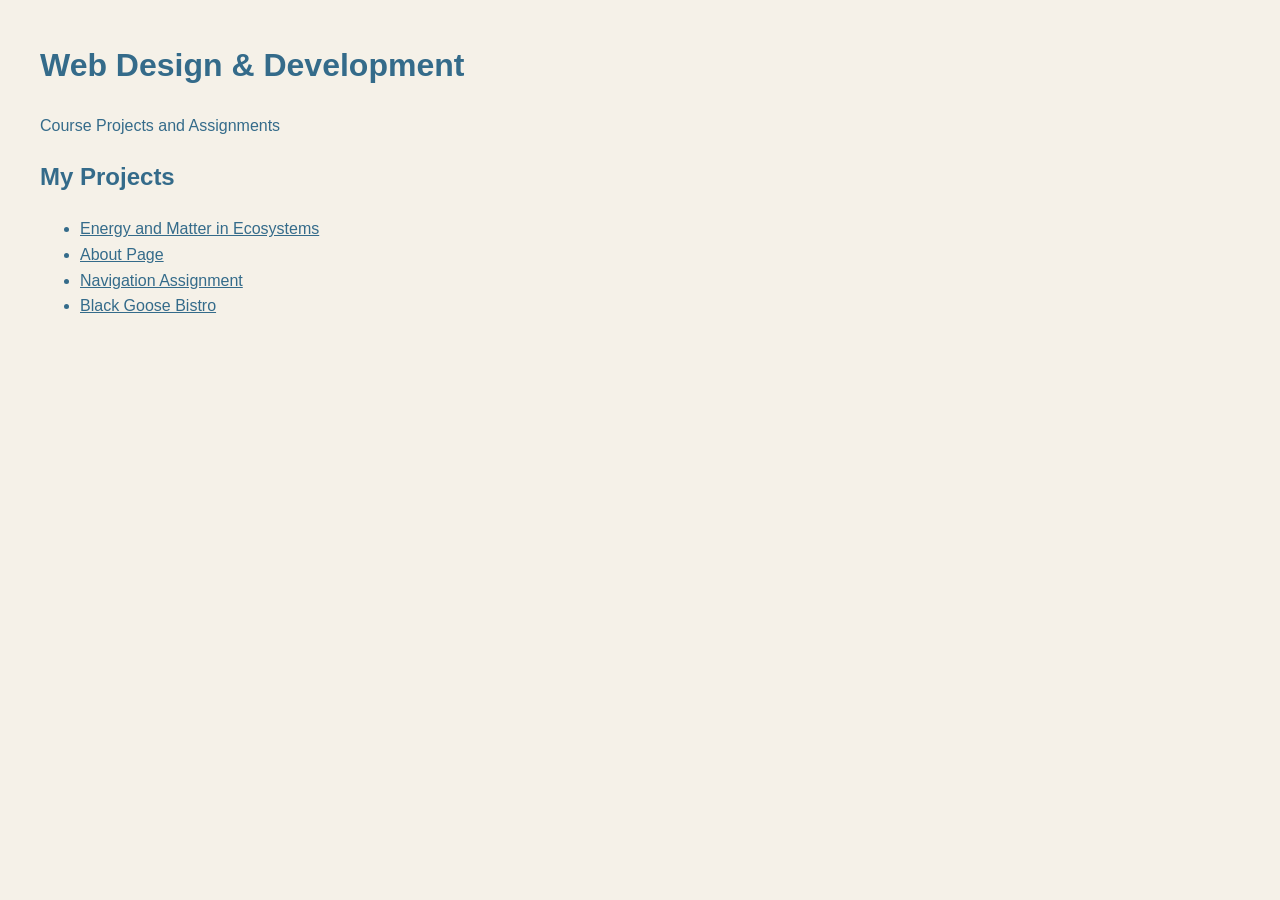
<file: index.html>
<!DOCTYPE html>
<html lang="en">
<head>
    <meta charset="UTF-8">
    <meta name="viewport" content="width=device-width, initial-scale=1.0">
    <title>Web Design & Development Projects</title>
    <style>
        body {
            font-family: Verdana, sans-serif;
            background-color: #F5F1E8;
            color: #346B8A;
            margin: 40px;
            line-height: 1.6;
        }

        h1 {
            font-size: 32px;
        }

        a {
            color: #346B8A;
        }

        a:hover {
            background-color: #FFCA8C;
        }
    </style>
</head>
<body>
    <header>
        <h1>Web Design & Development</h1>
        <p>Course Projects and Assignments</p>
    </header>

    <main>
        <h2>My Projects</h2>

        <ul>
            <li>
                <a href="webdevelopment/ecosystems-website/index.html">
                    Energy and Matter in Ecosystems
                </a>
            </li>
            <li>
                <a href="webdevelopment/ecosystems-website/about.html">
                    About Page
                </a>
            </li>
            <li>
                <a href="webdevelopment/practice-files/voigttemplate.html">
                    Navigation Assignment
                </a>
            </li>
            <li>
                <a href="webdevelopment/bistro/index.html">
                    Black Goose Bistro
                </a>
            </li>
        </ul>
    </main>
</body>
</html>
</file>
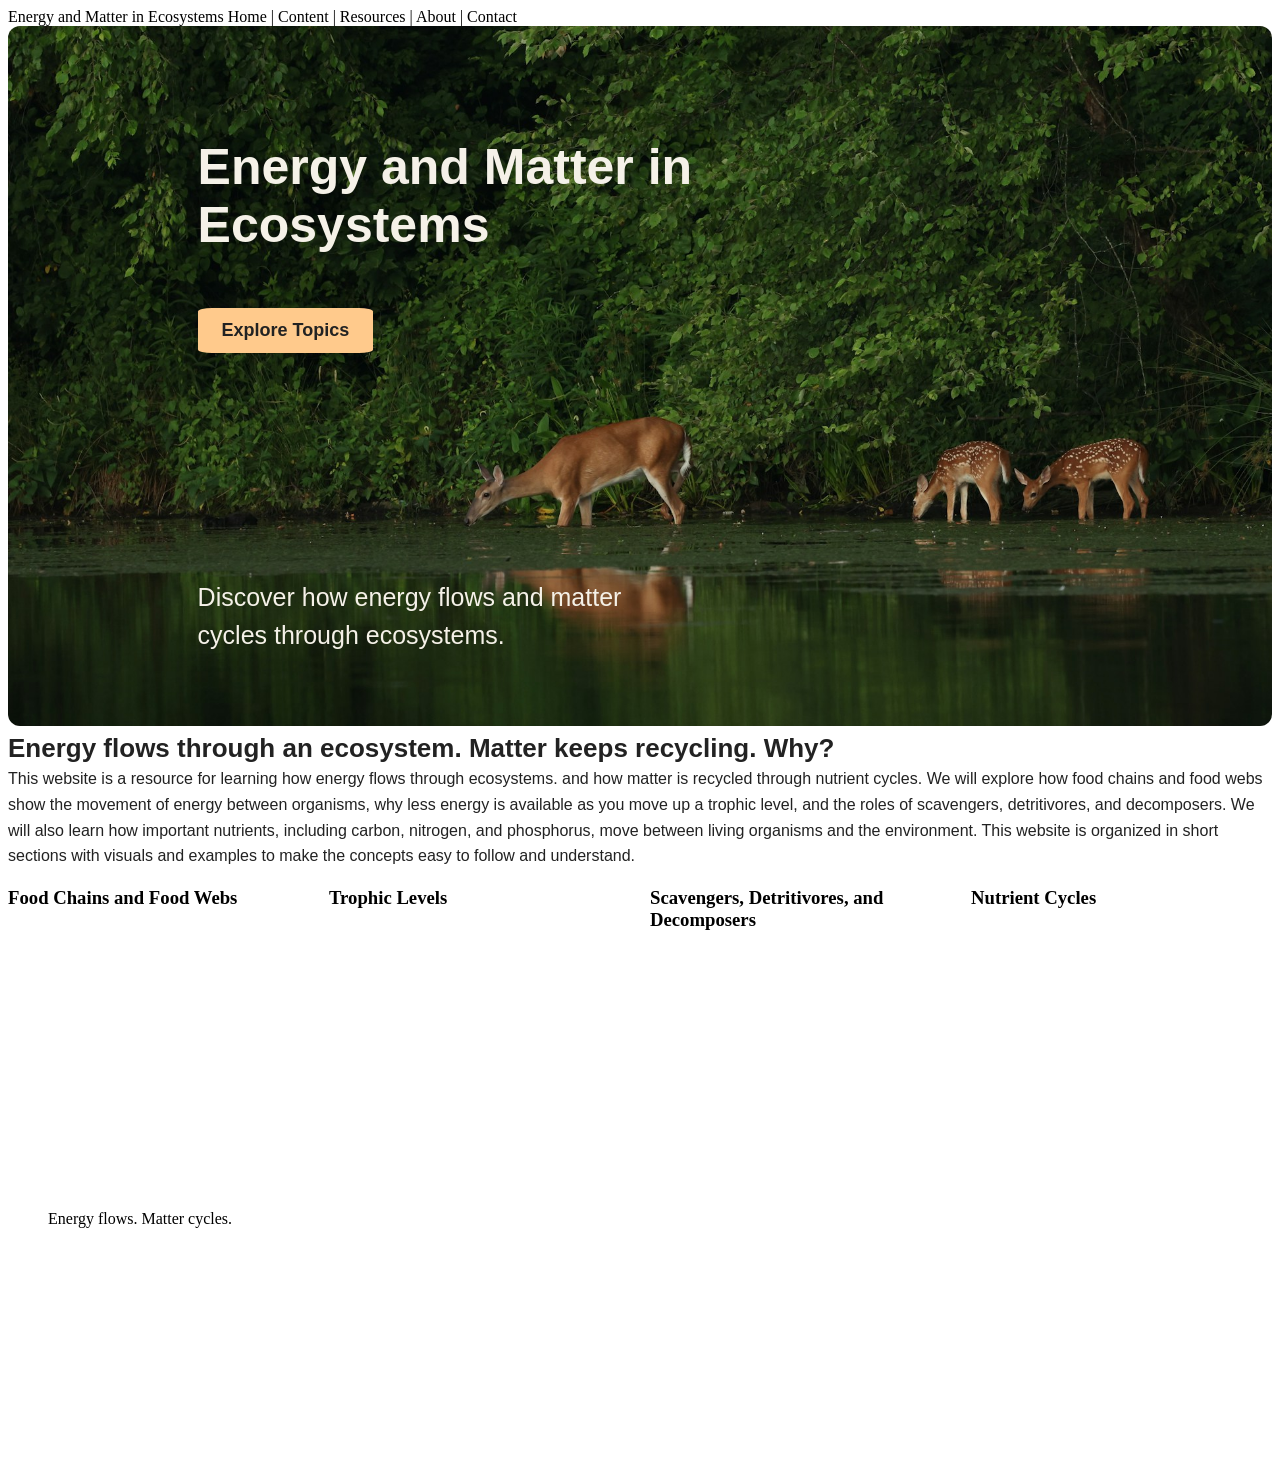
<file: webdevelopment/index.html>
<!DOCTYPE html>

<html lang="en">
<!--
    Name:Danelia Voigt
    Date: September 10, 2026
    Course: Introduction to Web Design and Development 
    Description: Reusable HTML Template
    -->

<head>
    <!--Sets the character encoding -->

    <meta charset="UTF-8">

    <!--Sets the viewport to ensure proper scaling on different devices -->

    <meta name="viewport" content="width=device-width, initial-scale=1.0">

    <!--Sets the title of the webpage browser tab -->

    <title>Energy and Matter in Ecosystems</title>

    <!--Links to an external CSS stylesheet for styling the webpage -->

    <link rel="stylesheet" href="style.css">
</head>

<body>
    <!--section that contains logo and navigation -->
    <header>
        <!--Logo and Navigation will go here -->
        Energy and Matter in Ecosystems
        Home | Content | Resources | About | Contact
    </header>
    <section class="hero">

        <h1 class="hero-title">Energy and Matter in Ecosystems</h1>
        <p class="hero-description">
            Discover how energy flows and matter cycles through ecosystems.
        </p>

        <a class="hero-button" href="#topics"> Explore Topics</a>


        <img class="hero-image" src="images/ecosystem-hero.jpg" alt="Deer drinking water in a forest ecosystem">

    </section>

    <section class="introduction">



        <!--section that contains: heading  -->

        <h2>Energy flows through an ecosystem. Matter keeps recycling. Why?</h2>

        <p>This website is a resource for learning how energy flows through ecosystems.
            and how matter is recycled through nutrient cycles. We will explore how food
            chains and food webs show the movement of energy between organisms, why
            less energy is available as you move up a trophic level, and the roles of
            scavengers, detritivores, and decomposers. We will also learn how important
            nutrients, including carbon, nitrogen, and phosphorus, move between living organisms and the
            environment.
            This
            website is organized in short sections with visuals and examples to make the concepts easy to follow and
            understand.
        </p>



    </section>



    <section id="topics">
        <div class="topic-card">
            <h3>Food Chains and Food Webs</h3>
        </div>
        <div class="topic-card">
            <h3>Trophic Levels</h3>
        </div>
        <div class="topic-card">
            <h3>Scavengers, Detritivores, and Decomposers</h3>
        </div>
        <div class="topic-card">
            <h3>Nutrient Cycles</h3>
        </div>
        <blockquote>Energy flows. Matter cycles.</blockquote>

    </section>



    <!--Footer contains my name and current date --
    <footer>
        <p>Danelia Voigt, September 20, 2026</p>
    </footer>

</body>

</html>
</file>
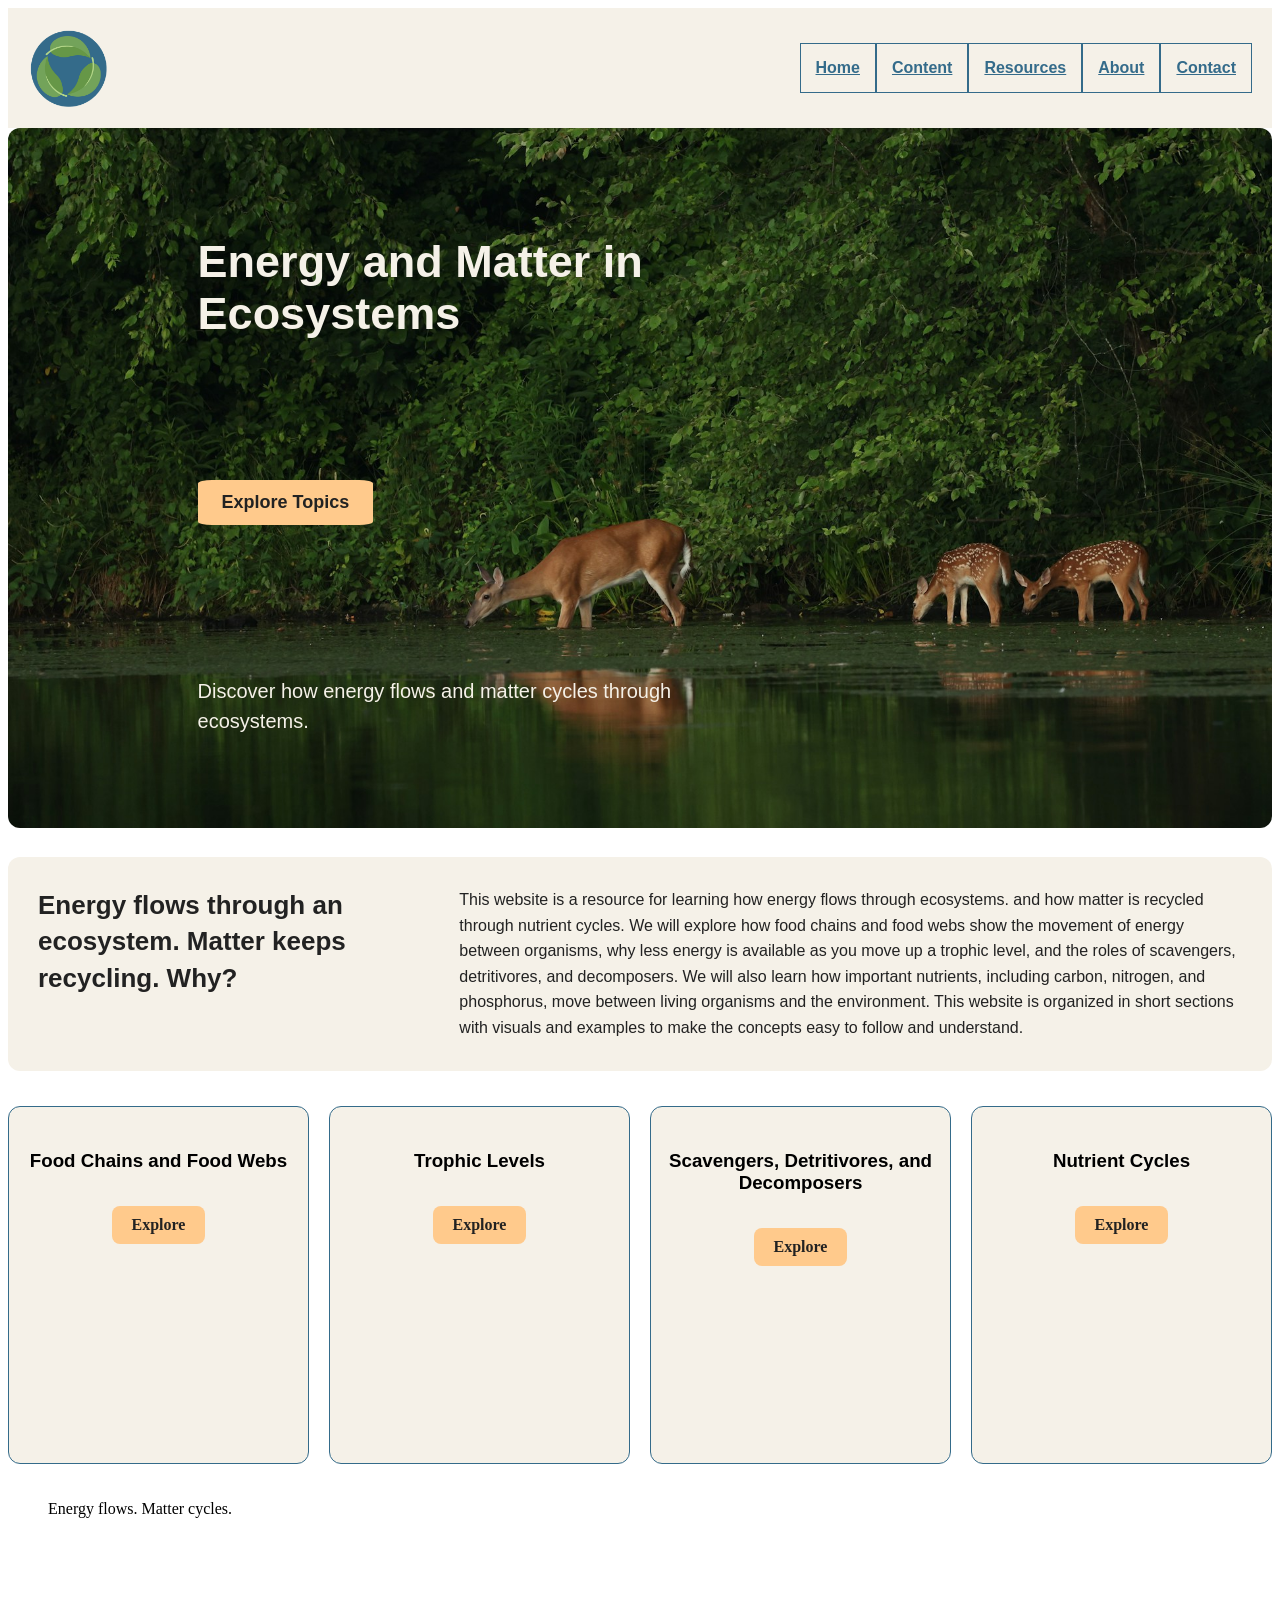
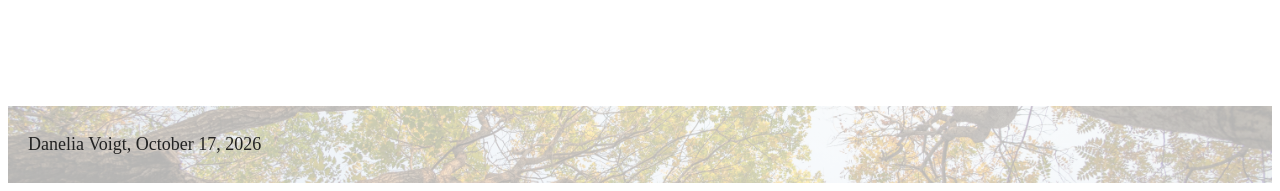
<file: webdevelopment/ecosystems-website/index.html>
<!DOCTYPE html>

<html lang="en">
<!--
    Name:Danelia Voigt
    File: index.html
    Date: November 14, 2026
    Course: Introduction to Web Design and Development
    Homepage for Energy and Matter in Ecosystems website. Includes a hero section, introduction, and links to the main topics.

    -->

<head>
    <!--Sets the character encoding -->

    <meta charset="UTF-8">

    <!--Sets the viewport to ensure proper scaling on different devices -->

    <meta name="viewport" content="width=device-width, initial-scale=1.0">

    <!--Sets the title of the webpage browser tab -->

    <title>Energy and Matter in Ecosystems</title>

    <!--Links to an external CSS stylesheet for styling the webpage -->

    <link rel="stylesheet" href="style.css">
    <link rel="stylesheet" href="nav.css">
</head>

<body>
    <!--section that contains logo and navigation -->
    <header>


        <!--Logo and Navigation will go here -->
        <img src="images/ecosystem-logo.png" alt="Energy and Matter in Ecosystems logo">

        <!--- moible hamburger menu -->
        <input type="checkbox" id="menu-toggle" class="menu-toggle" aria-label="Open navigation menu">

        <label for="menu-toggle" class="hamburger">
            &#9776;
        </label>

        <nav>
            <ul>
                <li><a href="index.html">Home</a></li>
                <li>
                    <a href="project.html">Content</a>
                    <ul>
                        <li><a href="project.html#food-webs">Food Chains and Webs</a></li>
                        <li><a href="project.html#energy-pyramids">Energy Pyramids</a></li>
                        <li><a href="project.html#decomposers">Decomposers</a></li>
                        <li><a href="project.html#nutrient-cycles">Nutrient Cycles</a></li>
                    </ul>
                </li>
                <li><a href="resources.html">Resources</a></li>
                <li><a href="about.html">About</a></li>
                <li><a href="contact.html">Contact</a></li>
            </ul>
        </nav>
    </header>
    <main>
        <section class="hero">

            <h1 class="hero-title">Energy and Matter in Ecosystems</h1>
            <p class="hero-description">
                Discover how energy flows and matter cycles through ecosystems.
            </p>

            <a class="hero-button" href="#topics"> Explore Topics</a>


            <img class="hero-image" src="images/ecosystem-hero.jpg" alt="Deer drinking water in a forest ecosystem">

        </section>


        <section class="introduction">



            <!--section that contains: heading  -->

            <h2>Energy flows through an ecosystem. Matter keeps recycling. Why?</h2>

            <p>This website is a resource for learning how energy flows through ecosystems.
                and how matter is recycled through nutrient cycles. We will explore how food
                chains and food webs show the movement of energy between organisms, why
                less energy is available as you move up a trophic level, and the roles of
                scavengers, detritivores, and decomposers. We will also learn how important
                nutrients, including carbon, nitrogen, and phosphorus, move between living organisms and the
                environment.
                This
                website is organized in short sections with visuals and examples to make the concepts easy to follow and
                understand.
            </p>



        </section>



        <section id="topics">
            <div class="topic-card">
                <h3>Food Chains and Food Webs</h3>
                <a href="project.html#food-webs">Explore</a>
            </div>
            <div class="topic-card">
                <h3>Trophic Levels</h3>
                <a href="project.html#energy-pyramids">Explore</a>
            </div>
            <div class="topic-card">
                <h3>Scavengers, Detritivores, and Decomposers</h3>
                <a href="project.html#decomposers">Explore</a>
            </div>
            <div class="topic-card">
                <h3>Nutrient Cycles</h3>
                <a href="project.html#nutrient-cycles">Explore</a>
            </div>
            <blockquote>Energy flows. Matter cycles.</blockquote>

        </section>

    </main>

    <!--Footer contains my name and current date -->
    <footer>
        <p>Danelia Voigt, October 17, 2026</p>
    </footer>
</body>

</html>
</file>
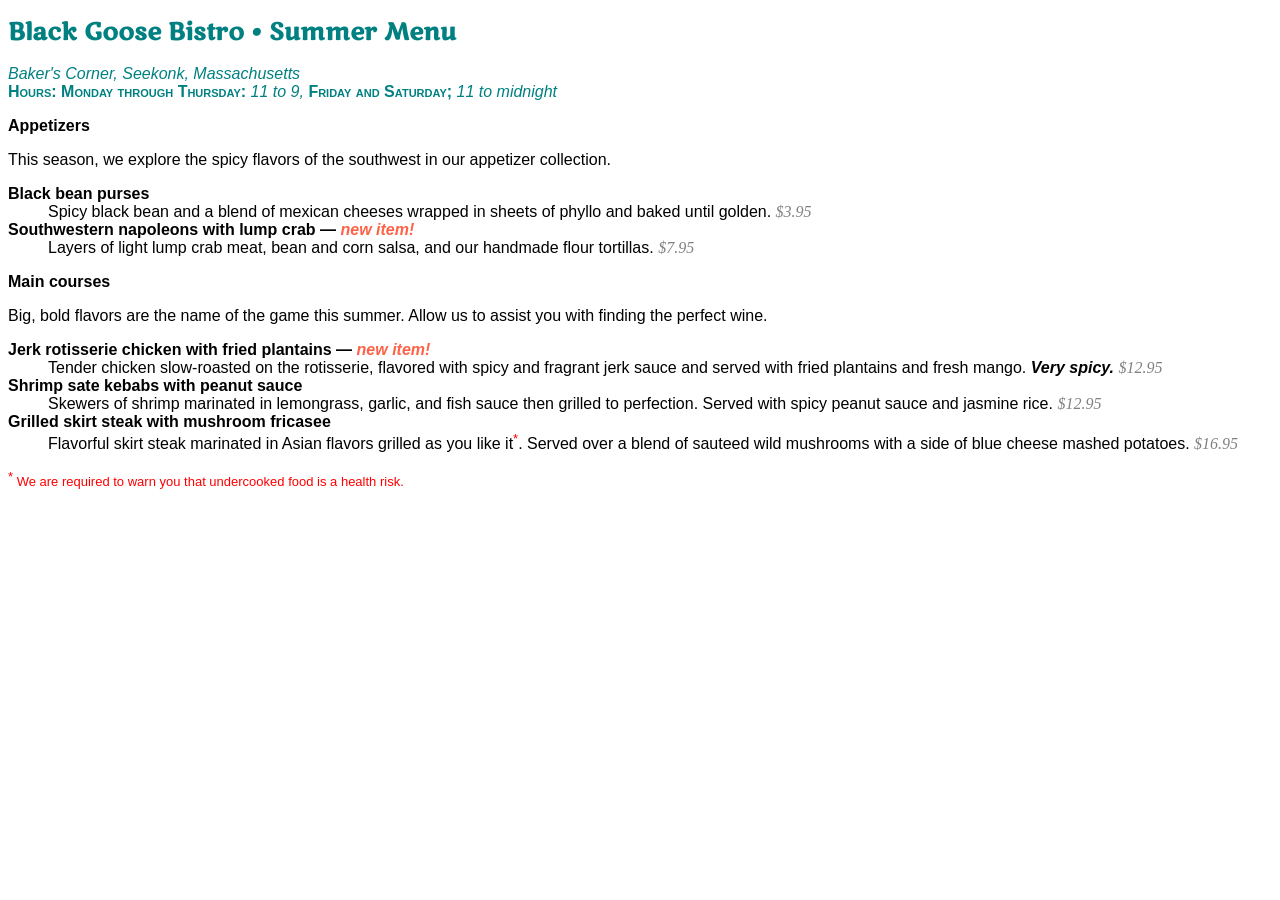
<file: webdevelopment/menu.html>
<!DOCTYPE html>
<html>

<head>
    <meta charset="utf-8">
    <title>Black Goose Bistro Summer Menu</title>
    <link href="http://fonts.googleapis.com/css?family=Marko+One" rel="stylesheet">
    <style>
        body {
            font-family: Verdana, sans-serif;
            font-size: 100%;
        }

        h1 {
            font-family: 'Marko One', Georgia, serif;
            font-size: 1.5em;

        }

        h2 {
            font-size: 1em;

        }

        dt {
            font-weight: bold;
        }

        strong {
            font-style: italic;

        }

        dt strong {
            color: tomato;
        }

        #info {
            color: teal;

        }

        #info p {
            font-style: italic;
        }

        .price {
            font-family: Georgia, serif;
            font-style: italic;
            color: gray;

        }

        .label {
            font-weight: bold;
            font-variant: small-caps;
            font-style: normal;

        }

        p.warning,
        sup {
            font-size: small;
            color: red;

        }
    </style>

</head>

<body>

    <div id="info">
        <h1>Black Goose Bistro &bull; Summer Menu</h1>

        <p>Baker's Corner, Seekonk, Massachusetts<br>
            <span class="label">Hours: Monday through Thursday:</span> 11 to 9, <span class="label">Friday and
                Saturday;</span> 11 to midnight
        </p>
    </div>

    <div id="appetizers">
        <h2>Appetizers</h2>
        <p>This season, we explore the spicy flavors of the southwest in our appetizer collection.</p>

        <dl>
            <dt>Black bean purses</dt>
            <dd>Spicy black bean and a blend of mexican cheeses wrapped in sheets of phyllo and baked until golden.
                <span class="price">$3.95</span>
            </dd>

            <dt class="newitem">Southwestern napoleons with lump crab &mdash; <strong>new item!</strong></dt>
            <dd>Layers of light lump crab meat, bean and corn salsa, and our handmade flour tortillas. <span
                    class="price">$7.95</span></dd>
        </dl>
    </div>

    <div id="entrees">

        <h2>Main courses</h2>
        <p>Big, bold flavors are the name of the game this summer. Allow us to assist you with finding the perfect wine.
        </p>


        <dl>

            <dt class="newitem">Jerk rotisserie chicken with fried plantains &mdash; <strong>new item!</strong></dt>
            <dd>Tender chicken slow-roasted on the rotisserie, flavored with spicy and fragrant jerk sauce and served
                with fried plantains and fresh mango. <strong>Very spicy.</strong> <span class="price">$12.95</span>
            </dd>

            <dt>Shrimp sate kebabs with peanut sauce</dt>
            <dd>Skewers of shrimp marinated in lemongrass, garlic, and fish sauce then grilled to perfection. Served
                with spicy peanut sauce and jasmine rice. <span class="price">$12.95</span></dd>

            <dt>Grilled skirt steak with mushroom fricasee</dt>
            <dd>Flavorful skirt steak marinated in Asian flavors grilled as you like it<sup>*</sup>. Served over a blend
                of sauteed wild mushrooms with a side of blue cheese mashed potatoes. <span class="price">$16.95</span>
            </dd>
        </dl>

    </div>

    <p class="warning"><sup>*</sup> We are required to warn you that undercooked food is a health risk.</p>

</body>

</html>
</file>
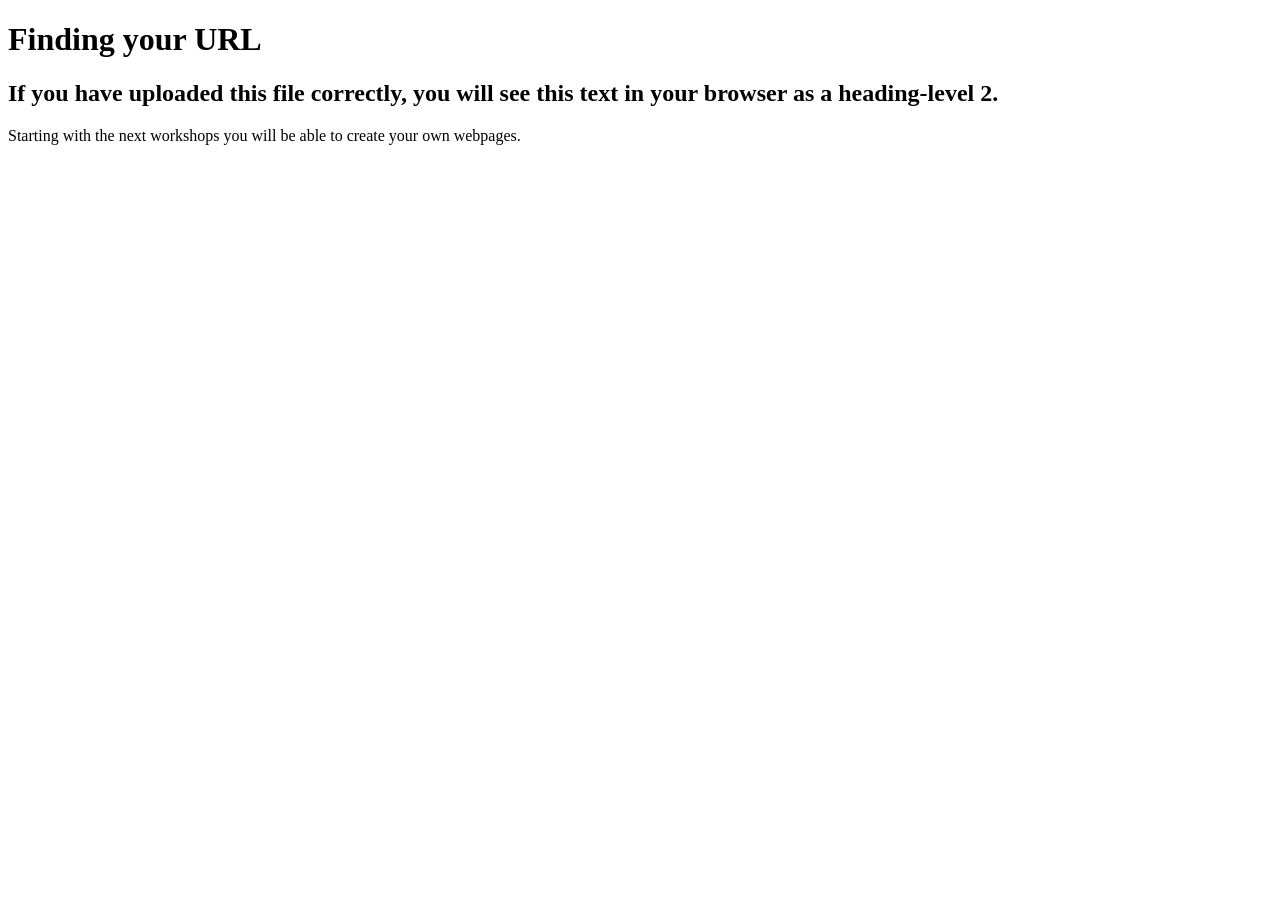
<file: webdevelopment/test.html>
<!DOCTYPE html>
<html>
    
    <head>
        <meta charset="utf-8">
       <title>Finding Your URL</title>
        <meta name="description" content="Finding your URL in GitHub">
    </head>
    <body>
        
        <h1>Finding your URL</h1>
        <h2>If you have uploaded this file correctly, you will see this text in your browser as a heading-level 2.</h2>
        
        <p>
            Starting with the next workshops you will be able to create your own webpages.
        </p>
        
    
    </body>
</html>
</file>
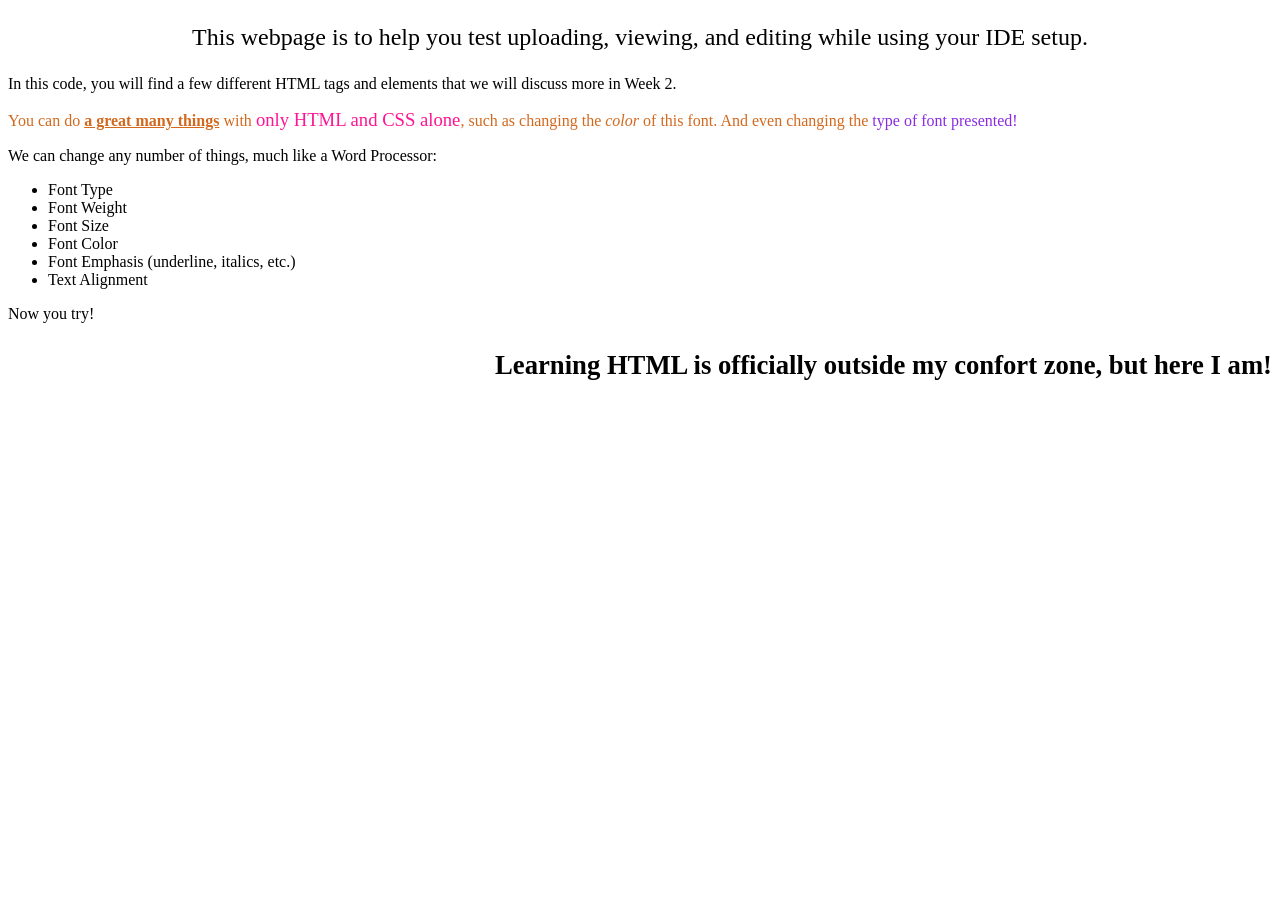
<file: webdevelopment/webpageTest.html>
<!DOCTYPE html>
<html lang="en-US">

<head>
    <title>testing your website</title>
    <meta charset="utf-8">
</head>

<body>
    <p style="text-align: center; font-size: 18pt;">This webpage is to help you test uploading, viewing, and editing
        while using your IDE setup.</p>

    <p>In this code, you will find a few different HTML tags and elements that we will discuss more in Week 2.</p>
    <p style="color:chocolate;">You can do <span style="font-weight: 600; text-decoration: underline;"> a great many
            things</span> with <span style="font-size: 14pt; color: deeppink;">only HTML and CSS alone</span>, such as
        changing the <em>color</em> of this font. And even changing the <span
            style="font-family: cursive; color:blueviolet;"> type of font presented!</span></p>
    <p>We can change any number of things, much like a Word Processor:</p>
    <ul>
        <li>Font Type</li>
        <li>Font Weight</li>
        <li>Font Size</li>
        <li>Font Color</li>
        <li>Font Emphasis (underline, italics, etc.)</li>
        <li>Text Alignment</li>
    </ul>
    <p> Now you try! </p>
    <p style="text-align: right; font-weight: bold; font-size: 20pt;"> Learning HTML is officially outside my confort
        zone, but here I am!</p>

</body>

</html>
</file>
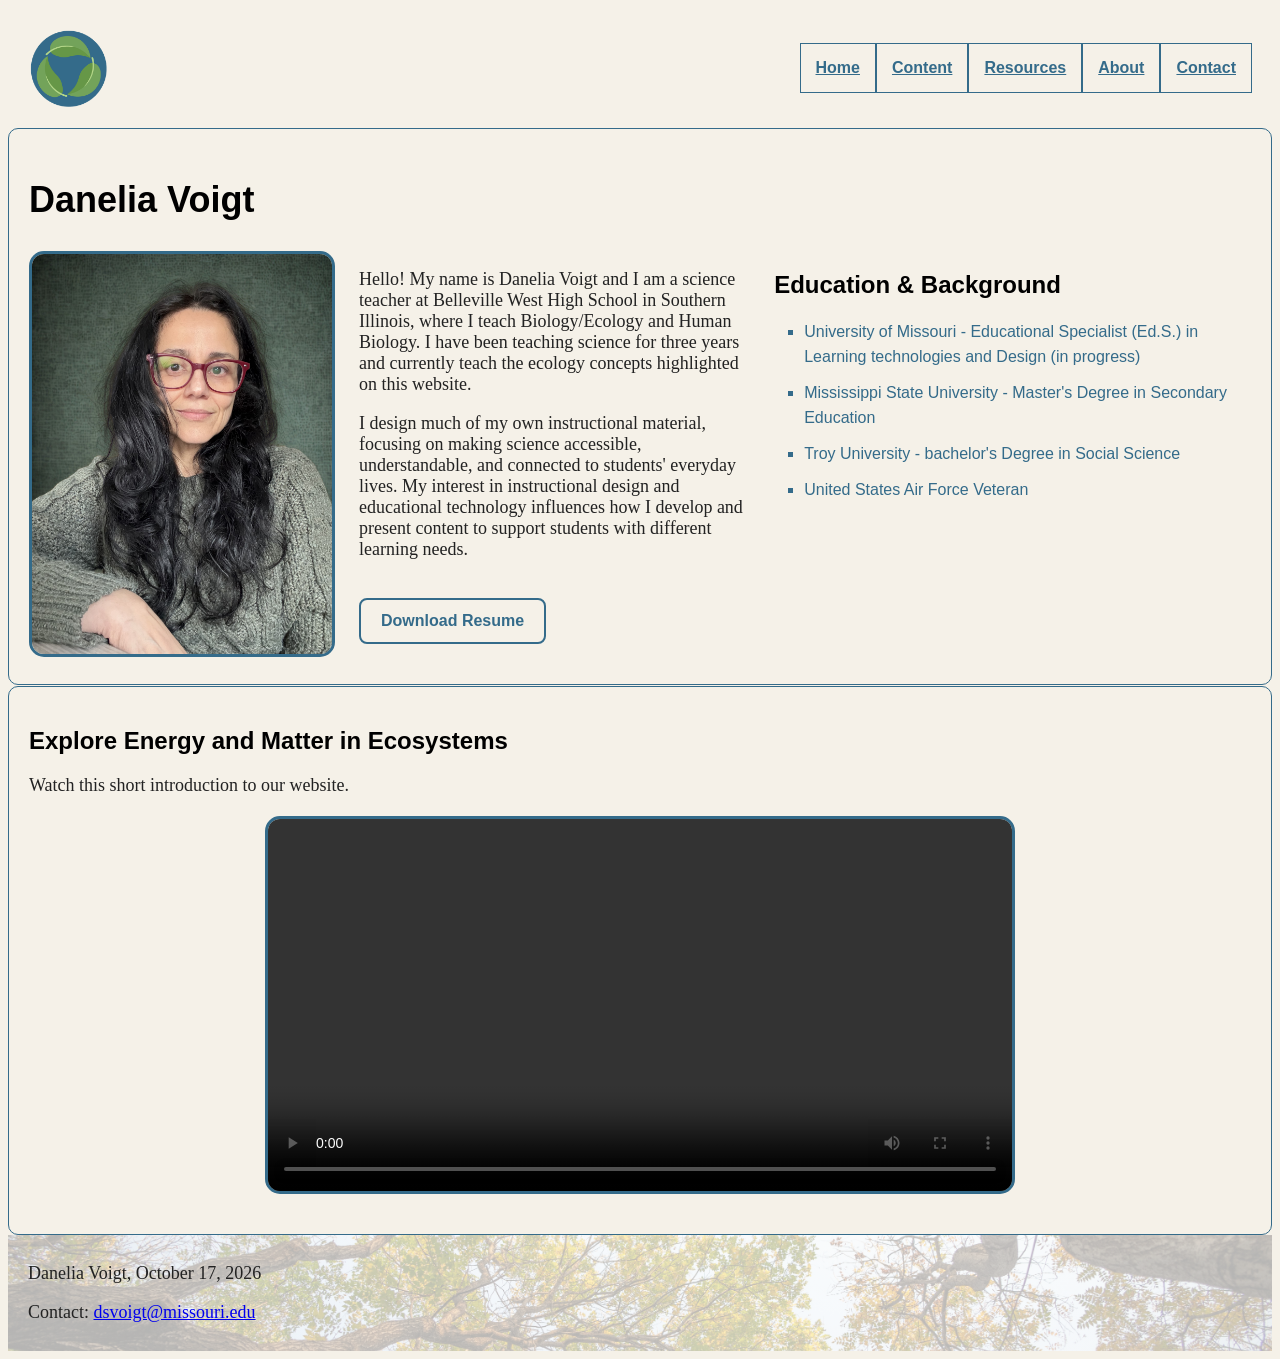
<file: webdevelopment/ecosystems-website/about.html>
<!DOCTYPE html>

<html lang="en">
<!--
    Name:Danelia Voigt
    Date: October 17, 2026
    File: about.html
    Course: Introduction to Web Design and Development 
    Description: Reusable HTML Template
    -->

<head>
    <!--Sets the character encoding -->

    <meta charset="UTF-8">

    <!--Sets the viewport to ensure proper scaling on different devices -->

    <meta name="viewport" content="width=device-width, initial-scale=1.0">

    <!--Sets the title of the webpage browser tab -->

    <title>About Me | Energy and Matter in Ecosystems</title>

    <!-- Website Favicon-->
    <link rel="icon" type="image/x-icon" href="favicon.ico?v=3">


    <!--Links to an external CSS stylesheet for styling the webpage -->

    <link rel="stylesheet" href="style.css">
    <link rel="stylesheet" href="nav.css">
</head>

<body class="about-page">
    <header>

        <!--Logo and Navigation will go here -->
        <img src="images/ecosystem-logo.png" alt="Energy and Matter in Ecosystems logo">

        <!-- Mobile hamburger menu -->
        <input type="checkbox" id="menu-toggle" class="menu-toggle" aria-label="Open navigation menu">

        <label for="menu-toggle" class="hamburger">
            &#9776;
        </label>
        <nav>
            <ul>
                <li><a href="index.html">Home</a></li>
                <li>
                    <a href="project.html">Content</a>
                    <ul>
                        <li><a href="project.html#food-webs">Food Chains and Webs</a></li>
                        <li><a href="project.html#energy-pyramids">Energy Pyramids</a></li>
                        <li><a href="project.html#decomposers">Decomposers</a></li>
                        <li><a href="project.html#nutrient-cycles">Nutrient Cycles</a></li>
                    </ul>
                </li>
                <li><a href="resources.html">Resources</a></li>
                <li><a href="about.html">About</a></li>
                <li><a href="contact.html">Contact</a></li>
            </ul>
        </nav>



    </header>

    <main>
        <section class="about">
            <h1>Danelia Voigt</h1>
            <!-- Grid container for bio and education-->
            <div class="about-grid">

                <div class="about-intro">
                    <img src="images/teacher-headshot.jpeg" alt="Portrait of Mrs. Voigt, science teacher"
                        class="teacher-photo">
                    <div class="about-text">


                        <p>Hello! My name is Danelia Voigt and I am a science teacher at Belleville West High School in
                            Southern
                            Illinois, where I teach Biology/Ecology and Human Biology. I have been teaching science for
                            three
                            years and currently teach the ecology concepts highlighted on this website.</p>

                        <p>I design much of my own instructional material, focusing on making science accessible,
                            understandable, and connected to students' everyday lives. My interest in instructional
                            design
                            and
                            educational technology influences how I develop and present content to support students with
                            different learning needs.</p>

                        <a href="documents/Voigt%20Resume.pdf" class="resume-link">Download Resume</a>
                    </div> <!--Closes about-text-->
                </div> <!--Closes about-intro-->
                <div class="education">
                    <h2>Education &amp; Background</h2>
                    <ul class="education-list">
                        <li>University of Missouri - Educational Specialist (Ed.S.)
                            in Learning technologies and Design (in progress)
                        </li>
                        <li>Mississippi State University - Master's Degree
                            in Secondary Education
                        </li>
                        <li>Troy University - bachelor's Degree
                            in Social Science
                        </li>
                        <li>United States Air Force Veteran</li>
                    </ul>
                </div> <!--Closes education-->
            </div> <!--Closes about-grid-->

        </section> <!--Closes about-->
        <section class="about-media">


            <h2>Explore Energy and Matter in Ecosystems</h2>
            <p>Watch this short introduction to our website.</p>
            <video class="ecosystem-video" controls>
                <source src="videos/ecosystems-video.mp4" type="video/mp4">
                Your browser does not support HTML video.
            </video>
        </section>
    </main>

    <!--Footer contains my name,current date, and contact information-->
    <footer>
        <p class="footer-date"> Danelia Voigt, October 17, 2026</p>
        <p class="footer-contact">
            Contact: <a href="mailto:dsvoigt@missouri.edu">dsvoigt@missouri.edu</a>
        </p>
    </footer>

</body>

</html>
</file>
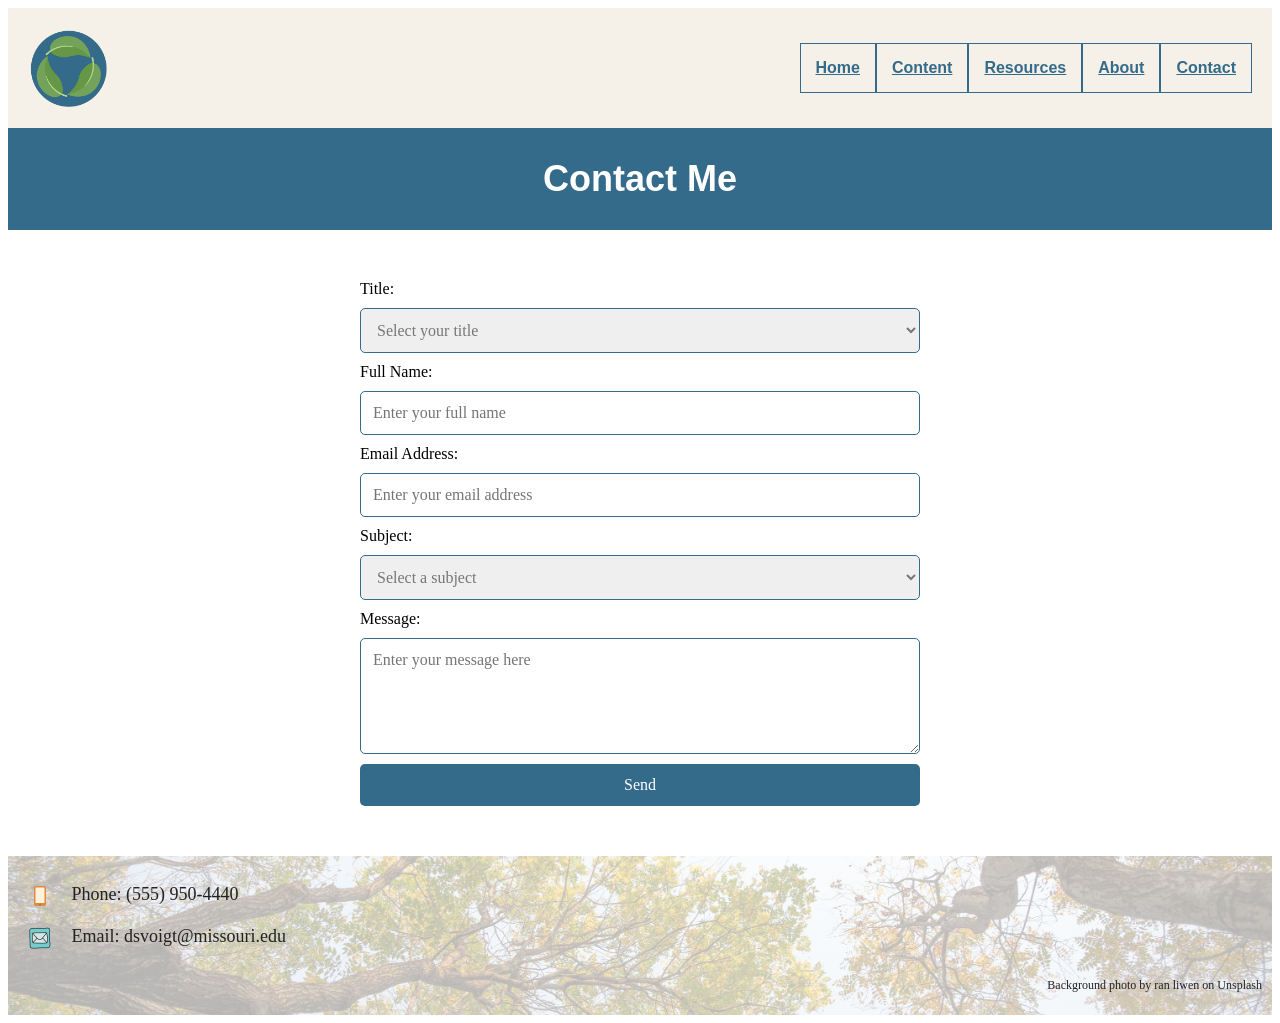
<file: webdevelopment/ecosystems-website/contact.html>
<!DOCTYPE html>

<html lang="en">
<!--
    Name:Danelia Voigt
    Date: November 14, 2026
    Course: Introduction to Web Design and Development 
    Description: Contact page for the Energy and Matter in Ecosystems website. Includes the contact form.
    -->

<head>
    <link rel="stylesheet" href="nav.css">
    <!--Sets the character encoding -->

    <meta charset="UTF-8">

    <!--Sets the viewport to ensure proper scaling on different devices -->

    <meta name="viewport" content="width=device-width, initial-scale=1.0">

    <!--Sets the title of the webpage browser tab -->

    <title>Contact Me | Energy and Matter in Ecosystems</title>
    <link rel="icon" type="image/png" href="images/ecosystem-logo.png?v=4">
    <!--Links to an external CSS stylesheet for styling the webpage -->

    <link rel="stylesheet" href="style.css">
</head>

<body>

    <!--section that contains logo and navigation -->
    <header>
        <!--Logo and Navigation will go here -->
        <img src="images/ecosystem-logo.png" alt="Energy and Matter in Ecosystems logo">

        <!-- Mobile hamburger menu -->
        <input type="checkbox" id="menu-toggle" class="menu-toggle" aria-label="Open navigation menu">

        <label for="menu-toggle" class="hamburger">
            &#9776;
        </label>
        <nav>
            <ul>
                <li><a href="index.html">Home</a></li>
                <li>
                    <a href="project.html">Content</a>
                    <ul>
                        <li><a href="project.html#food-webs">Food Chains and Webs</a></li>
                        <li><a href="project.html#energy-pyramids">Energy Pyramids</a></li>
                        <li><a href="project.html#decomposers">Decomposers</a></li>
                        <li><a href="project.html#nutrient-cycles">Nutrient Cycles</a></li>
                    </ul>
                </li>
                <li><a href="resources.html">Resources</a></li>
                <li><a href="about.html">About</a></li>
                <li><a href="contact.html">Contact</a></li>
            </ul>
        </nav>
    </header>

    <!-- Main content for the Contact page -->
    <main>
        <!-- Contact Me banner -->
        <section class="contact-banner">
            <h1>Contact Me</h1>
        </section>

        <!--Contact Form -->
        <form class="contact-form">
            <label for="title">Title:</label>
            <select id="title" name="title" required>
                <option value="" disabled selected>Select your title</option>

                <option value="Mr.">Mr.</option>
                <option value="Ms.">Ms.</option>
                <option value="Mrs.">Mrs.</option>
                <option value="Dr">Dr.</option>
            </select>

            <!--Name field-->
            <label for="fullname">Full Name:</label>
            <input type="text" id="fullname" name="fullname" placeholder="Enter your full name" required>

            <!--Email address field-->

            <label for="email">Email Address:</label>
            <input type="email" id="email" name="email" placeholder="Enter your email address" required>

            <!-- Subject Selection meue -->
            <label for="subject">Subject:</label>
            <select id="subject" name="subject" required>
                <option value="" disabled selected> Select a subject</option>
                <option value="general">General Question</option>
                <option value="feedback">Website Feedback</option>
                <option value="ecosystems">Question About Ecosystems</option>
                <option value="other">Other</option>
            </select>
            <!-- Message field-->
            <label for="message">Message:</label>
            <textarea id="message" name="message" rows="5" placeholder="Enter your message here" required></textarea>
            <!-- Contact form submit button-->
            <button type="submit">Send</button>
        </form>
    </main>


    <!--Footer contains my name and current date -->
    <footer>
        <p>
            <img src="images/phone.png" alt="Phone icon">
            Phone: (555) 950-4440
        </p>
        <p>
            <img src="images/email.png" alt="Email icon">
            Email: dsvoigt@missouri.edu
        </p>
        <p class="photo-credit">
            Background photo by ran liwen on Unsplash
        </p>
    </footer>

</body>

</html>
</file>
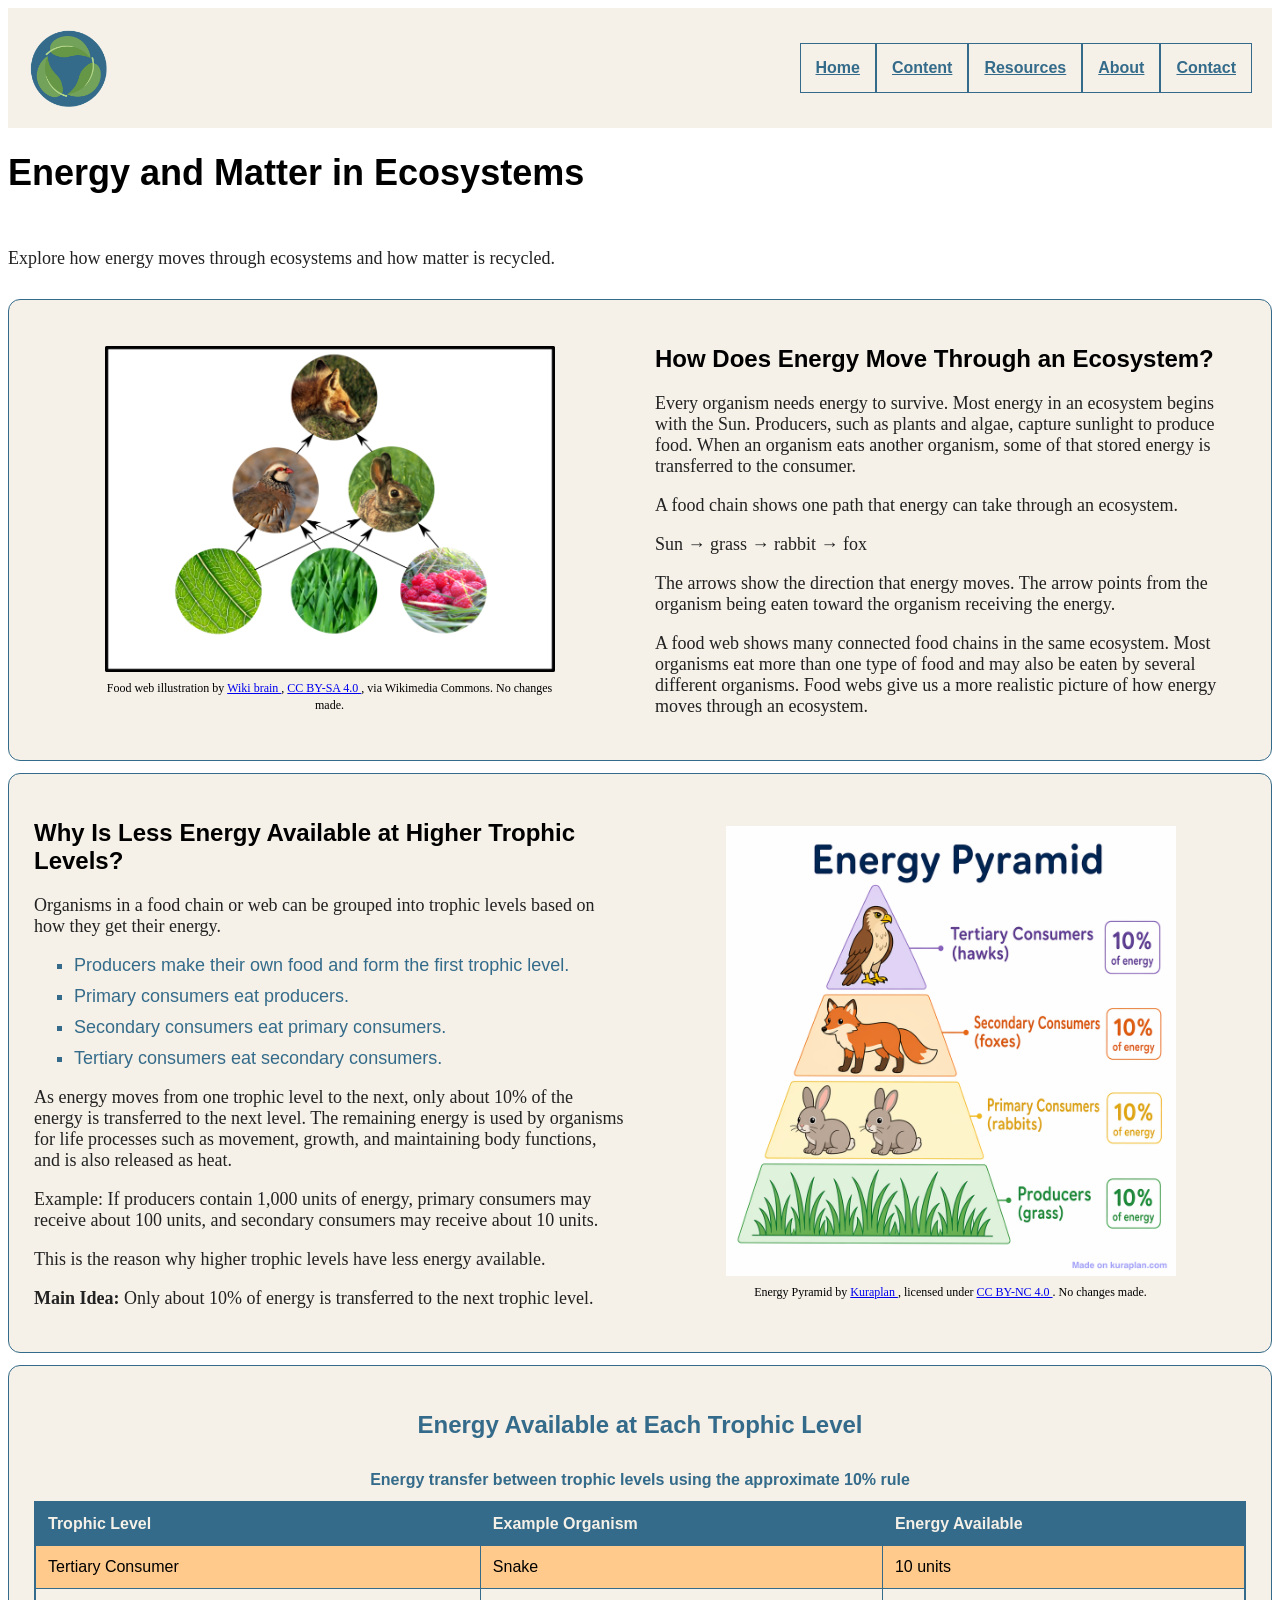
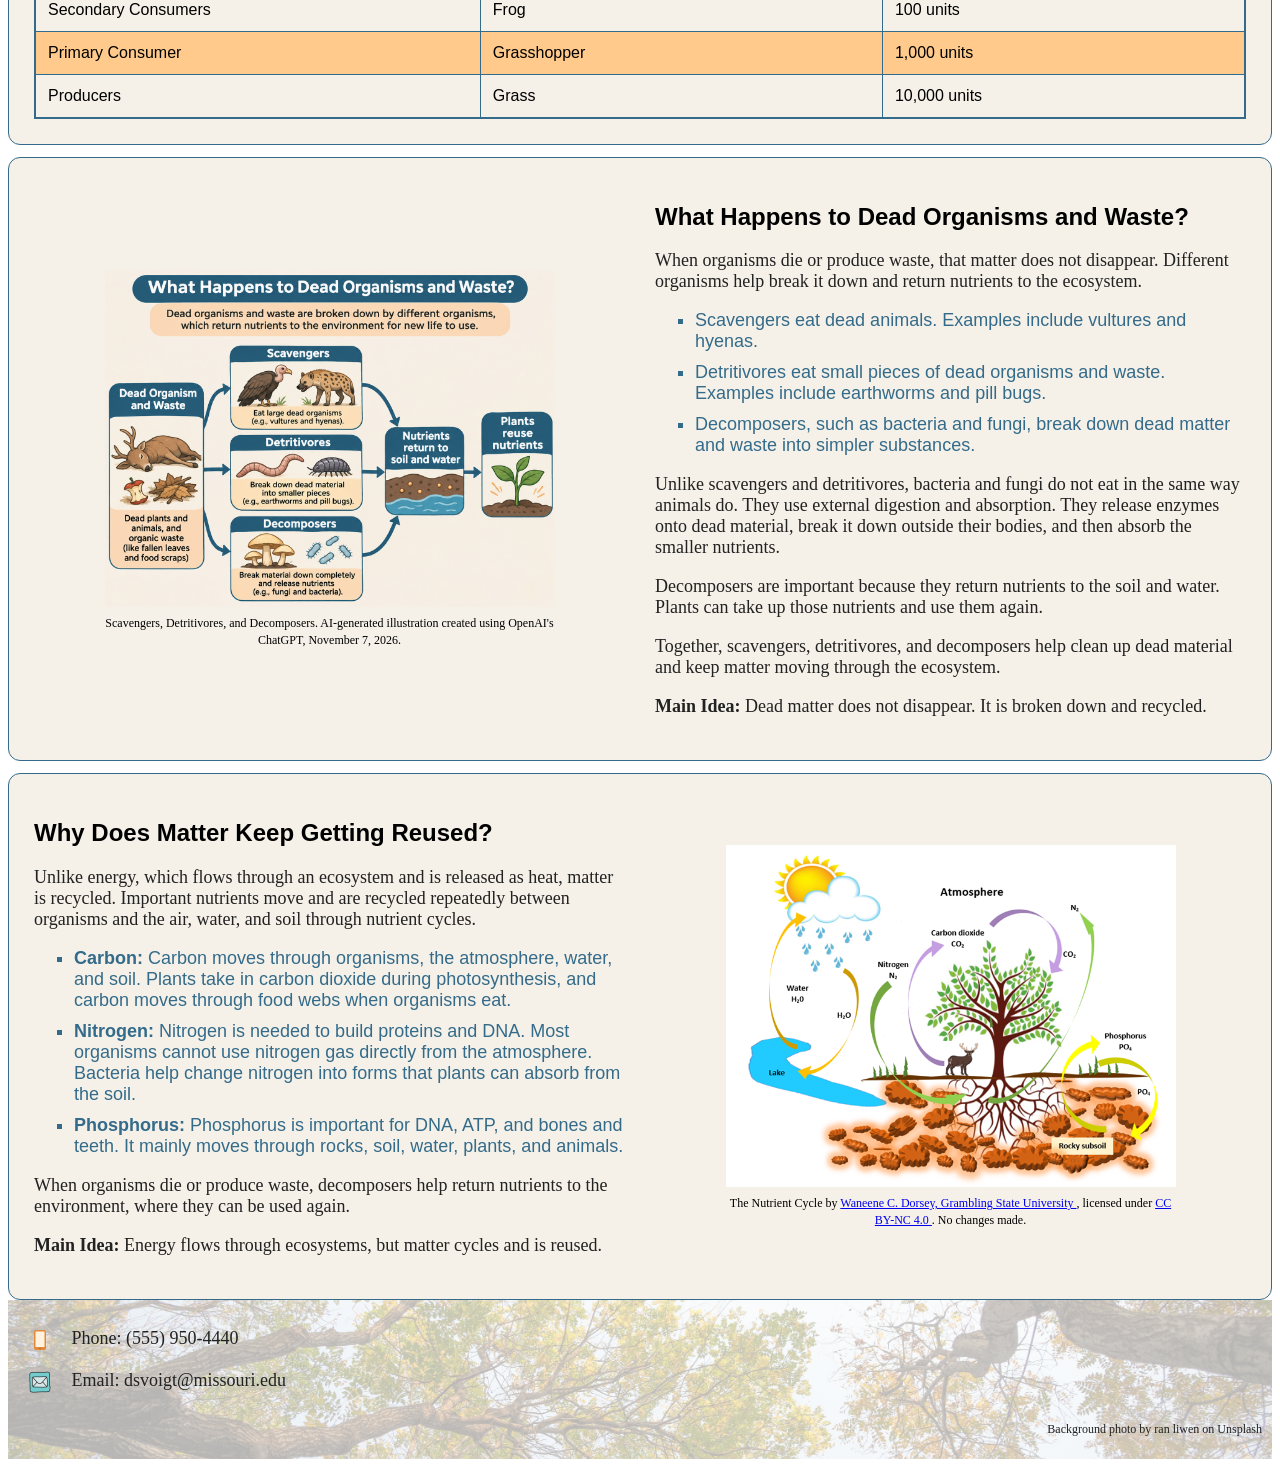
<file: webdevelopment/ecosystems-website/project.html>
<!DOCTYPE html>

<html lang="en">
<!--
    Name:Danelia Voigt
    Date: November 14, 2026
    Course: Introduction to Web Design and Development 
    Description: responsive ecosystem content page

    -->

<head>
    <link rel="stylesheet" href="nav.css">
    <!--Sets the character encoding -->

    <meta charset="UTF-8">

    <!--Sets the viewport to ensure proper scaling on different devices -->

    <meta name="viewport" content="width=device-width, initial-scale=1">

    <!--Sets the title of the webpage browser tab -->

    <title>Energy and Matter in Ecosystems</title>
    <link rel="icon" type="image/x-icon" href="favicon.ico?v=2">

    <!--Links to an external CSS stylesheet for styling the webpage -->

    <link rel="stylesheet" href="style.css?v=2">
</head>

<body class="project-page">

    <!--section that contains logo and navigation -->
    <header>
        <!--Logo and Navigation will go here -->

        <img src="images/ecosystem-logo.png" alt="Energy and Matter in Ecosystems logo">
        <!-- Hamburger icon for mobile screen/ mobile menu -->

        <input type="checkbox" id="menu-toggle" class="menu-toggle" aria-label="Open navigation menu">
        <label for="menu-toggle" class="hamburger">

            &#9776;
        </label>


        <nav>
            <ul>
                <li><a href="index.html">Home</a></li>
                <li>
                    <a href="project.html">Content</a>
                    <ul>
                        <li><a href="project.html#food-webs">Food Chains and Webs</a></li>
                        <li><a href="project.html#energy-pyramids">Energy Pyramids</a></li>
                        <li><a href="project.html#decomposers">Decomposers</a></li>
                        <li><a href="project.html#nutrient-cycles">Nutrient Cycles</a></li>
                    </ul>
                </li>
                <li><a href="resources.html">Resources</a></li>
                <li><a href="about.html">About</a></li>
                <li><a href="contact.html">Contact</a></li>
            </ul>
        </nav>
    </header>

    <!--main content: four ecosytem learning topics  -->
    <main>
        <h1>Energy and Matter in Ecosystems</h1>
        <p>Explore how energy moves through ecosystems and how matter is recycled.</p>

        <section id="food-webs" class="topic-section">
            <!-- Image: left column -->
            <div class="topic-image">
                <figure>
                    <img src="images/food-web.png"
                        alt="Food web showing relationships among plants, rabbits, partridges, and a fox">

                    <figcaption>
                        Food web illustration by
                        <a
                            href="https://commons.wikimedia.org/wiki/File:Example_trophic_web_fox_partridge_rabbit_and_plants.png">
                            Wiki brain
                        </a>,
                        <a href="https://creativecommons.org/licenses/by-sa/4.0/">
                            CC BY-SA 4.0
                        </a>,
                        via Wikimedia Commons. No changes made.
                    </figcaption>
                </figure>
            </div>
            <!-- Text: right column -->
            <div class="topic-text">
                <h2>How Does Energy Move Through an Ecosystem?</h2>
                <p>
                    Every organism needs energy to survive. Most energy in an
                    ecosystem begins with the Sun. Producers, such as plants
                    and algae, capture sunlight to produce food. When an
                    organism eats another organism, some of that stored
                    energy is transferred to the consumer.
                </p>
                <p>
                    A food chain shows one path that energy can take
                    through an ecosystem.
                </p>
                <p>Sun → grass → rabbit → fox</p>
                <p>
                    The arrows show the direction that energy moves.
                    The arrow points from the organism being eaten
                    toward the organism receiving the energy.
                </p>
                <p>
                    A food web shows many connected food chains in the
                    same ecosystem. Most organisms eat more than one type
                    of food and may also be eaten by several different
                    organisms. Food webs give us a more realistic picture
                    of how energy moves through an ecosystem.
                </p>
            </div>


        </section>

        <section id="energy-pyramids" class="topic-section">
            <!-- Text: left column -->
            <div class="topic-text">
                <h2>Why Is Less Energy Available at Higher Trophic Levels?</h2>

                <p>
                    Organisms in a food chain or web can be grouped into trophic
                    levels based on how they get their energy.
                </p>

                <ul>
                    <li>Producers make their own food and form the first trophic level.</li>
                    <li>Primary consumers eat producers.</li>
                    <li>Secondary consumers eat primary consumers.</li>
                    <li>Tertiary consumers eat secondary consumers.</li>
                </ul>

                <p>
                    As energy moves from one trophic level to the next, only about
                    10% of the energy is transferred to the next level. The remaining
                    energy is used by organisms for life processes such as movement,
                    growth, and maintaining body functions, and is also released as heat.
                </p>

                <p>
                    Example: If producers contain 1,000 units of energy, primary
                    consumers may receive about 100 units, and secondary consumers
                    may receive about 10 units.
                </p>

                <p>
                    This is the reason why higher trophic levels have less energy available.
                </p>

                <p><strong>Main Idea:</strong> Only about 10% of energy is transferred to the next trophic level.</p>
            </div>

            <!-- Image: right column -->
            <div class="topic-image">
                <figure>
                    <img src="images/energy-pyramid.png"
                        alt="Energy pyramid showing four trophic levels and the 10 percent energy transfer rule">

                    <figcaption>
                        Energy Pyramid by
                        <a
                            href="https://www.kuraplan.com/free-images/energy_pyramid--5779a1b5-775d-43d1-9257-16f422b051f4">
                            Kuraplan
                        </a>,
                        licensed under
                        <a href="https://creativecommons.org/licenses/by-nc/4.0/">
                            CC BY-NC 4.0
                        </a>.
                        No changes made.
                    </figcaption>
                </figure>
            </div>
        </section>
        <!--Energy Transfer Table-->
        <section class="energy-transfer-table">
            <h2>Energy Available at Each Trophic Level</h2>

            <div class="table-container">
                <table>
                    <caption>Energy transfer between trophic levels using the approximate 10% rule</caption>
                    <thead>
                        <tr>
                            <th scope="col">Trophic Level</th>
                            <th scope="col">Example Organism</th>
                            <th scope="col">Energy Available</th>
                        </tr>
                    </thead>
                    <tbody>
                        <tr>
                            <td>Tertiary Consumer</td>
                            <td>Snake</td>
                            <td>10 units</td>
                        </tr>
                        <tr>

                            <td>Secondary Consumers</td>
                            <td>Frog</td>
                            <td>100 units</td>
                        </tr>
                        <tr>
                            <td>Primary Consumer</td>
                            <td>Grasshopper</td>
                            <td>1,000 units</td>
                        </tr>
                        <tr>
                            <td>Producers</td>
                            <td>Grass</td>
                            <td>10,000 units</td>
                        </tr>

                    </tbody>

                </table>
            </div>
        </section>



        <section id="decomposers" class="topic-section">
            <!-- Image: left column -->
            <div class="topic-image">
                <figure>
                    <img src="images/decomposers-diagram.png"
                        alt="Diagram showing scavengers, detritivores, and decomposers breaking down dead organisms and waste and returning nutrients to the environment">

                    <figcaption>
                        Scavengers, Detritivores, and Decomposers.
                        AI-generated illustration created using
                        OpenAI's ChatGPT, November 7, 2026.
                    </figcaption>
                </figure>
            </div>

            <!-- Text: right column -->
            <div class="topic-text">
                <h2>What Happens to Dead Organisms and Waste?</h2>

                <p>
                    When organisms die or produce waste, that matter does not disappear.
                    Different organisms help break it down and return nutrients to the ecosystem.
                </p>

                <ul>
                    <li>Scavengers eat dead animals. Examples include vultures and hyenas.</li>
                    <li>Detritivores eat small pieces of dead organisms and waste. Examples include earthworms and pill
                        bugs.</li>
                    <li>Decomposers, such as bacteria and fungi, break down dead matter and waste into simpler
                        substances.</li>
                </ul>

                <p>
                    Unlike scavengers and detritivores, bacteria and fungi do not eat in the
                    same way animals do. They use external digestion and absorption. They
                    release enzymes onto dead material, break it down outside their bodies,
                    and then absorb the smaller nutrients.
                </p>

                <p>
                    Decomposers are important because they return nutrients to the soil and
                    water. Plants can take up those nutrients and use them again.
                </p>

                <p>
                    Together, scavengers, detritivores, and decomposers help clean up dead
                    material and keep matter moving through the ecosystem.
                </p>

                <p><strong>Main Idea:</strong> Dead matter does not disappear. It is broken down and recycled.</p>
            </div>
        </section>



        <section id="nutrient-cycles" class="topic-section">
            <!-- Text: left column -->
            <div class="topic-text">
                <h2>Why Does Matter Keep Getting Reused?</h2>

                <p>
                    Unlike energy, which flows through an ecosystem and is
                    released as heat, matter is recycled. Important nutrients
                    move and are recycled repeatedly between organisms and
                    the air, water, and soil through nutrient cycles.
                </p>

                <ul>
                    <li>
                        <strong>Carbon:</strong> Carbon moves through organisms,
                        the atmosphere, water, and soil. Plants take in carbon
                        dioxide during photosynthesis, and carbon moves through
                        food webs when organisms eat.
                    </li>

                    <li>
                        <strong>Nitrogen:</strong> Nitrogen is needed to build
                        proteins and DNA. Most organisms cannot use nitrogen gas
                        directly from the atmosphere. Bacteria help change
                        nitrogen into forms that plants can absorb from the soil.
                    </li>

                    <li>
                        <strong>Phosphorus:</strong> Phosphorus is important for
                        DNA, ATP, and bones and teeth. It mainly moves through
                        rocks, soil, water, plants, and animals.
                    </li>
                </ul>

                <p>
                    When organisms die or produce waste, decomposers help
                    return nutrients to the environment, where they can
                    be used again.
                </p>

                <p>
                    <strong>Main Idea:</strong> Energy flows through ecosystems,
                    but matter cycles and is reused.
                </p>
            </div>

            <!-- Image: right column -->
            <div class="topic-image">
                <figure>
                    <img src="images/nutrient-cycles.png"
                        alt="Three-part illustration showing carbon, nitrogen, and phosphorus moving between organisms and the environment">

                    <figcaption>
                        The Nutrient Cycle by
                        <a href="https://louis.pressbooks.pub/environmentalscience/chapter/chapter-1/">
                            Waneene C. Dorsey, Grambling State University
                        </a>,
                        licensed under
                        <a href="https://creativecommons.org/licenses/by-nc/4.0/">
                            CC BY-NC 4.0
                        </a>.
                        No changes made.
                    </figcaption>
                </figure>
            </div>

        </section>
    </main>


    <!--Footer contains my name and current date -->
    <footer>
        <p>
            <img src="images/phone.png" alt="Phone icon">
            Phone: (555) 950-4440
        </p>
        <p>
            <img src="images/email.png" alt="Email icon">
            Email: dsvoigt@missouri.edu
        </p>
        <p class="photo-credit">
            Background photo by ran liwen on Unsplash
        </p>
    </footer>

</body>

</html>
</file>
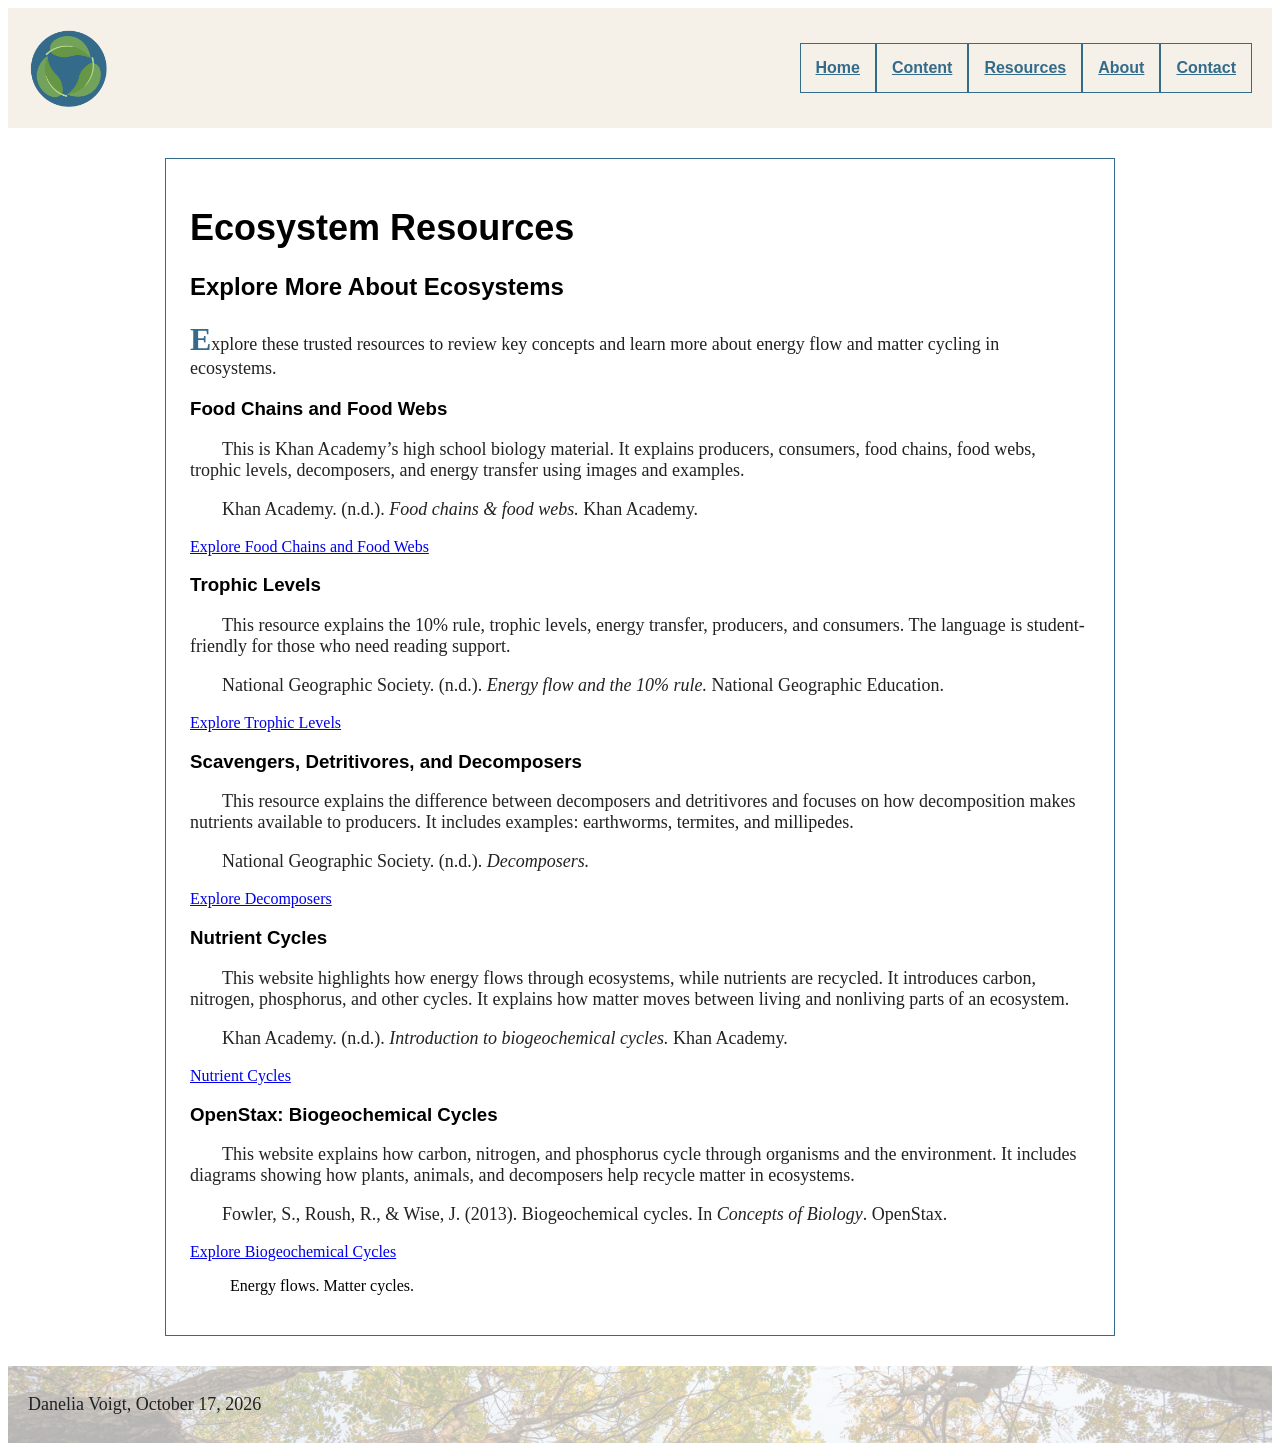
<file: webdevelopment/ecosystems-website/resources.html>
<!DOCTYPE html>

<html lang="en">
<!--
    Name:Danelia Voigt
    Date: November 14, 2026
    File: resources.html
    Course: Introduction to Web Design and Development
    Description: Ecosystem resources with citations and navigation
    -->

<head>
    <link rel="stylesheet" href="nav.css">
    <!--Sets the character encoding -->

    <meta charset="UTF-8">

    <!--Sets the viewport to ensure proper scaling on different devices -->

    <meta name="viewport" content="width=device-width, initial-scale=1.0">

    <!--Sets the title of the webpage browser tab -->

    <title>Resources | Energy and Matter in Ecosystems</title>

    <!--Links to an external CSS stylesheet for styling the webpage -->

    <link rel="stylesheet" href="style.css">
</head>

<body>

    <!--section that contains logo and navigation -->
    <header>



        <!--Logo and Navigation will go here -->
        <img src="images/ecosystem-logo.png" alt="Energy and Matter in Ecosystems logo">
        <!-- Mobile hamburger menu -->
        <input type="checkbox" id="menu-toggle" class="menu-toggle" aria-label="Open navigation menu">

        <label for="menu-toggle" class="hamburger">
            &#9776;
        </label>
        <nav>
            <ul>
                <li><a href="index.html">Home</a></li>
                <li>
                    <a href="project.html">Content</a>
                    <ul>
                        <li><a href="project.html#food-webs">Food Chains and Webs</a></li>
                        <li><a href="project.html#energy-pyramids">Energy Pyramids</a></li>
                        <li><a href="project.html#decomposers">Decomposers</a></li>
                        <li><a href="project.html#nutrient-cycles">Nutrient Cycles</a></li>
                    </ul>
                </li>
                <li><a href="resources.html">Resources</a></li>
                <li><a href="about.html">About</a></li>
                <li><a href="contact.html">Contact</a></li>
            </ul>
        </nav>
    </header>
    <main class="resources">
        <!-- Resources content  -->
        <h1>Ecosystem Resources</h1>
        <h2>Explore More About Ecosystems</h2>
        <!-- Introduction: first letter styled with a CSS pseudo-element-->
        <p class="intro">
            Explore these trusted resources to review key concepts and learn more
            about energy flow and matter cycling in ecosystems.

        </p>
        <!-- Resource 1: Food chains and food webs-->
        <h3>Food Chains and Food Webs</h3>
        <p>
            This is Khan Academy’s high school biology material. It explains producers, consumers, food chains, food
            webs, trophic levels, decomposers, and energy transfer using images and examples.
        </p>
        <p class="citation">
            Khan Academy. (n.d.). <em>Food chains &amp; food webs.</em>
            Khan Academy.
        </p>
        <a
            href="https://www.khanacademy.org/science/how-we-interact-with-our-environment/x049400914d70a1b7:ecosystem/x049400914d70a1b7:energy-flow-through-ecosystems/a/food-chains-and-food-webs-article">

            Explore Food Chains and Food Webs
        </a>
        <!--Resource 2: Energy flow and the 10% Rule-->

        <h3>Trophic Levels</h3>
        <p>
            This resource explains the 10% rule, trophic levels, energy transfer, producers, and consumers. The language
            is student-friendly for those who need reading support.
        </p>
        <p class="citation">
            National Geographic Society. (n.d.). <em>Energy flow and the 10% rule.</em> National
            Geographic Education.

        </p>
        <a href="https://education.nationalgeographic.org/resource/energy-flow-and-10-percent-rule/">
            Explore Trophic Levels
        </a>
        <!--Resource 3: Decomposers-->

        <h3>Scavengers, Detritivores, and Decomposers</h3>
        <p>
            This resource explains the difference between decomposers and detritivores and focuses on how decomposition
            makes nutrients available to producers. It includes examples: earthworms, termites, and millipedes.

        </p>
        <p class="citation">
            National Geographic Society. (n.d.). <em>Decomposers.</em>

        </p>
        <a href="https://education.nationalgeographic.org/resource/decomposers/">
            Explore Decomposers
        </a>
        <!--Resource 4: Introduction to biogeochemical cycles-->
        <h3>Nutrient Cycles</h3>
        <p>
            This website highlights how energy flows through ecosystems, while nutrients are recycled. It introduces
            carbon, nitrogen, phosphorus, and other cycles. It explains how matter moves between living and nonliving
            parts of an ecosystem.
        </p>
        <p class="citation">
            Khan Academy. (n.d.). <em>Introduction to biogeochemical cycles.</em> Khan Academy.
        </p>
        <a
            href="https://www.khanacademy.org/science/biology/ecology/biogeochemical-cycles/a/introduction-to-biogeochemical-cycles">

            Nutrient Cycles
        </a>
        <!--Resource 5: OpenStax biogeochemical cycles-->
        <h3>OpenStax: Biogeochemical Cycles</h3>
        <p> This website explains how carbon, nitrogen, and phosphorus cycle through organisms and the environment. It
            includes diagrams showing how plants, animals, and decomposers help recycle matter in ecosystems.
        </p>
        <p class="citation">
            Fowler, S., Roush, R., &amp; Wise, J. (2013).
            Biogeochemical cycles. In <em>Concepts of Biology</em>.
            OpenStax.

        </p>
        <a href="https://openstax.org/books/concepts-biology/pages/20-2-biogeochemical-cycles">


            Explore Biogeochemical Cycles
        </a>

        <blockquote>Energy flows. Matter cycles.</blockquote>

    </main>

    <!--Footer contains my name and current date -->
    <footer>
        <p>Danelia Voigt, October 17, 2026</p>
    </footer>

</body>

</html>
</file>
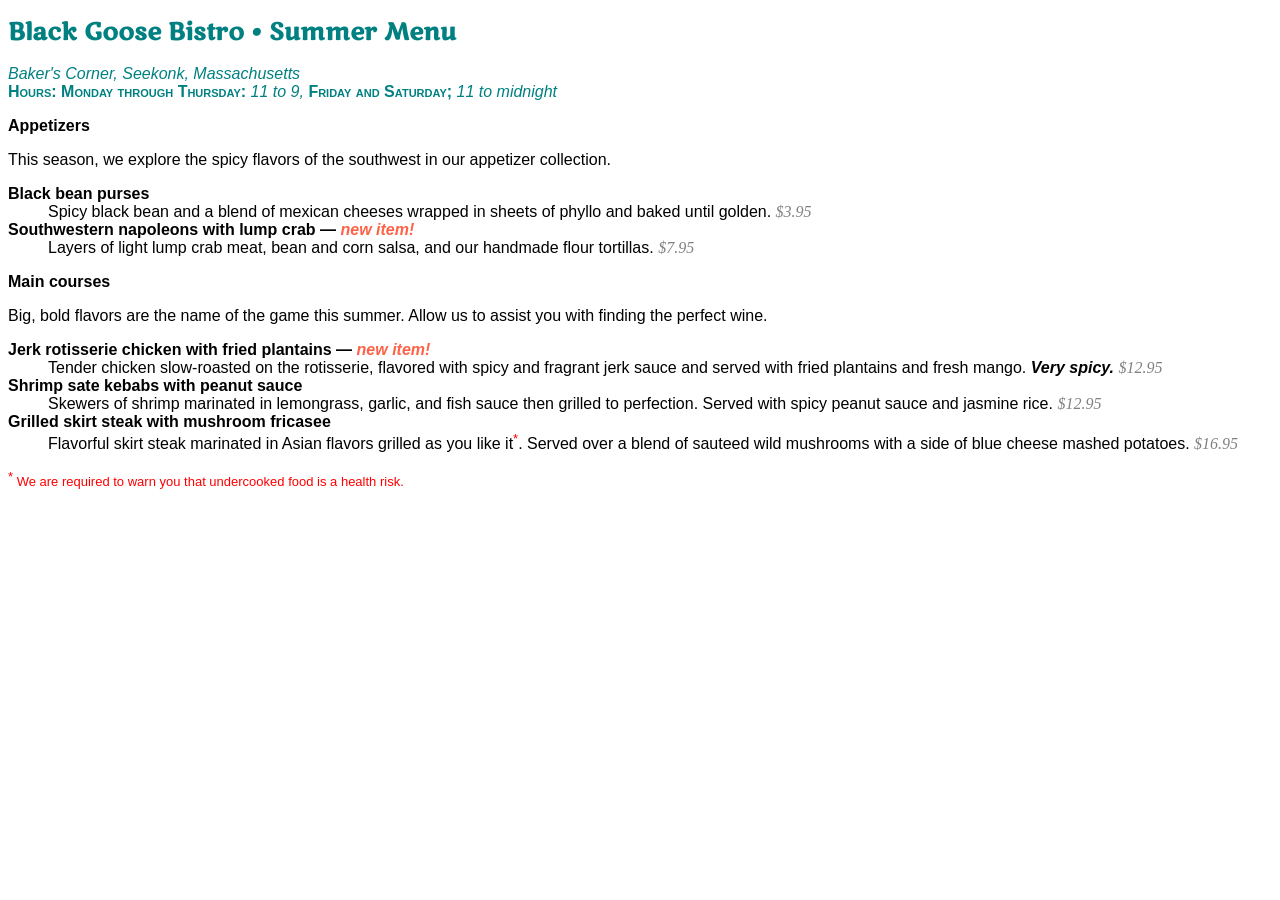
<file: webdevelopment/practice-files/menu.html>
<!DOCTYPE html>
<html>

<head>
    <meta charset="utf-8">
    <title>Black Goose Bistro Summer Menu</title>
    <link href="http://fonts.googleapis.com/css?family=Marko+One" rel="stylesheet">
    <style>
        body {
            font-family: Verdana, sans-serif;
            font-size: 100%;
        }

        h1 {
            font-family: 'Marko One', Georgia, serif;
            font-size: 1.5em;

        }

        h2 {
            font-size: 1em;

        }

        dt {
            font-weight: bold;
        }

        strong {
            font-style: italic;

        }

        dt strong {
            color: tomato;
        }

        #info {
            color: teal;

        }

        #info p {
            font-style: italic;
        }

        .price {
            font-family: Georgia, serif;
            font-style: italic;
            color: gray;

        }

        .label {
            font-weight: bold;
            font-variant: small-caps;
            font-style: normal;

        }

        p.warning,
        sup {
            font-size: small;
            color: red;

        }
    </style>

</head>

<body>

    <div id="info">
        <h1>Black Goose Bistro &bull; Summer Menu</h1>

        <p>Baker's Corner, Seekonk, Massachusetts<br>
            <span class="label">Hours: Monday through Thursday:</span> 11 to 9, <span class="label">Friday and
                Saturday;</span> 11 to midnight
        </p>
    </div>

    <div id="appetizers">
        <h2>Appetizers</h2>
        <p>This season, we explore the spicy flavors of the southwest in our appetizer collection.</p>

        <dl>
            <dt>Black bean purses</dt>
            <dd>Spicy black bean and a blend of mexican cheeses wrapped in sheets of phyllo and baked until golden.
                <span class="price">$3.95</span>
            </dd>

            <dt class="newitem">Southwestern napoleons with lump crab &mdash; <strong>new item!</strong></dt>
            <dd>Layers of light lump crab meat, bean and corn salsa, and our handmade flour tortillas. <span
                    class="price">$7.95</span></dd>
        </dl>
    </div>

    <div id="entrees">

        <h2>Main courses</h2>
        <p>Big, bold flavors are the name of the game this summer. Allow us to assist you with finding the perfect wine.
        </p>


        <dl>

            <dt class="newitem">Jerk rotisserie chicken with fried plantains &mdash; <strong>new item!</strong></dt>
            <dd>Tender chicken slow-roasted on the rotisserie, flavored with spicy and fragrant jerk sauce and served
                with fried plantains and fresh mango. <strong>Very spicy.</strong> <span class="price">$12.95</span>
            </dd>

            <dt>Shrimp sate kebabs with peanut sauce</dt>
            <dd>Skewers of shrimp marinated in lemongrass, garlic, and fish sauce then grilled to perfection. Served
                with spicy peanut sauce and jasmine rice. <span class="price">$12.95</span></dd>

            <dt>Grilled skirt steak with mushroom fricasee</dt>
            <dd>Flavorful skirt steak marinated in Asian flavors grilled as you like it<sup>*</sup>. Served over a blend
                of sauteed wild mushrooms with a side of blue cheese mashed potatoes. <span class="price">$16.95</span>
            </dd>
        </dl>

    </div>

    <p class="warning"><sup>*</sup> We are required to warn you that undercooked food is a health risk.</p>

</body>

</html>
</file>
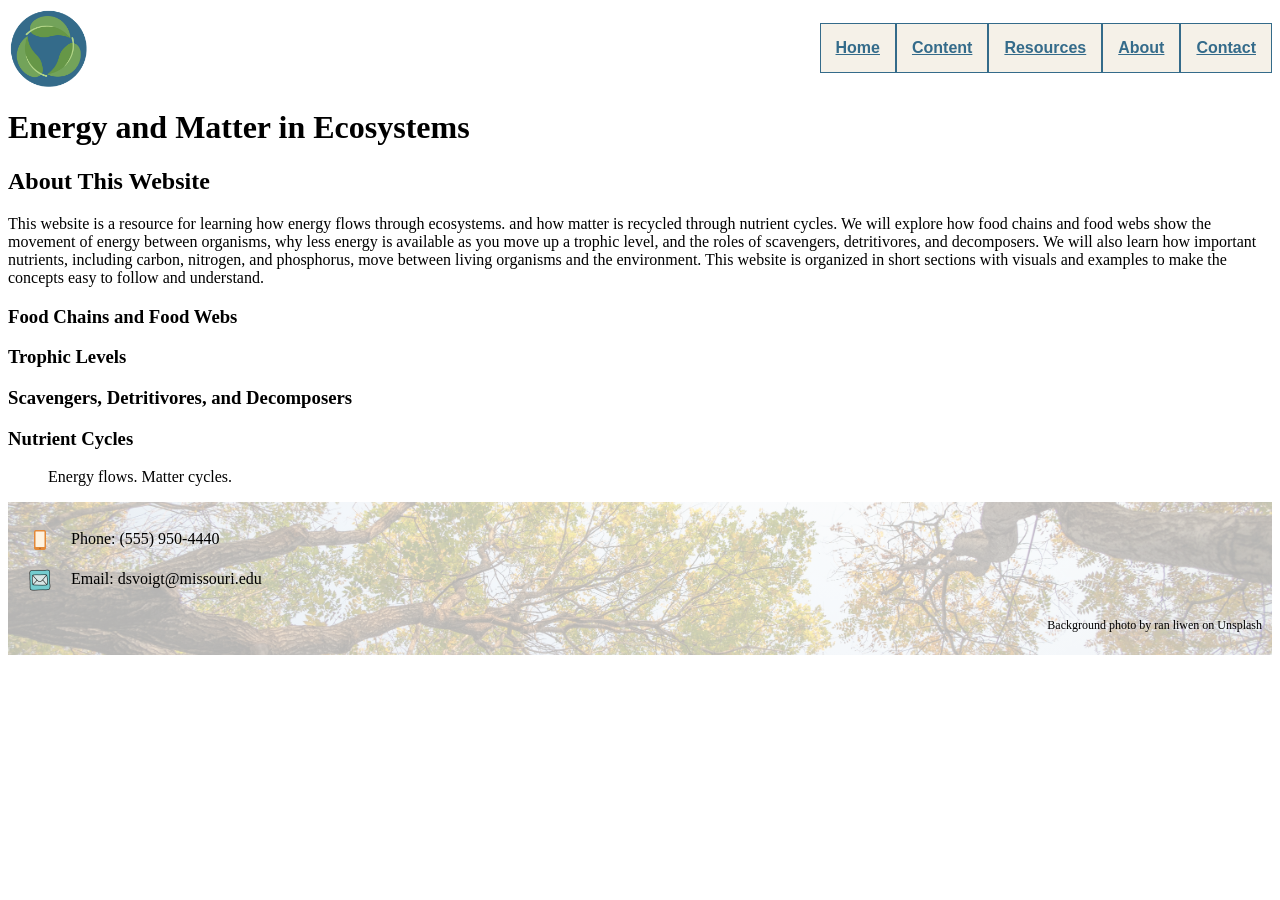
<file: webdevelopment/practice-files/voigttemplate.html>
<!DOCTYPE html>

<html lang="en">
<!--
    Name:Danelia Voigt
    Date: September 10, 2026
    Course: Introduction to Web Design and Development 
    Description: Reusable HTML Template
    -->

<head>
    <link rel="stylesheet" href="nav.css">
    <!--Sets the character encoding -->

    <meta charset="UTF-8">

    <!--Sets the viewport to ensure proper scaling on different devices -->

    <meta name="viewport" content="width=device-width, initial-scale=1">

    <!--Sets the title of the webpage browser tab -->

    <title>Energy and Matter in Ecosystems</title>
    <link rel="icon" type="image/x-icon" href="favicon.ico?v=2">

    <!--Links to an external CSS stylesheet for styling the webpage -->

    <link rel="stylesheet" href="style.css?v=2">
</head>

<body>

    <!--section that contains logo and navigation -->
    <header>
        <!--Logo and Navigation will go here -->

        <img src="ecosystem-logo.png" alt="Energy and Matter in Ecosystems logo">
        <!-- Hamburger icon for mobile screen  -->

        <span class="hamburger">&#9776; </span>

        <nav>
            <ul>
                <li><a href="#">Home</a></li>
                <li>
                    <a href="#">Content</a>
                    <ul>
                        <li><a href="#">Food Chains and Webs</a></li>
                        <li><a href="#">Energy Pyramids</a></li>
                        <li><a href="#">Decomposers</a></li>
                        <li><a href="#">Nutrient Cycles</a></li>
                    </ul>
                </li>
                <li><a href="#">Resources</a></li>
                <li><a href="#">About</a></li>
                <li><a href="#">Contact</a></li>
            </ul>
        </nav>
    </header>

    <!--section that contains: heading  -->
    <h1>Energy and Matter in Ecosystems</h1>
    <h2>About This Website</h2>

    <p>This website is a resource for learning how energy flows through ecosystems.
        and how matter is recycled through nutrient cycles. We will explore how food
        chains and food webs show the movement of energy between organisms, why
        less energy is available as you move up a trophic level, and the roles of
        scavengers, detritivores, and decomposers. We will also learn how important
        nutrients, including carbon, nitrogen, and phosphorus, move between living organisms and the environment. This
        website is organized in short sections with visuals and examples to make the concepts easy to follow and
        understand.
    </p>

    <h3>Food Chains and Food Webs</h3>
    <h3>Trophic Levels</h3>
    <h3>Scavengers, Detritivores, and Decomposers</h3>
    <h3>Nutrient Cycles</h3>
    <blockquote>Energy flows. Matter cycles.</blockquote>


    <!--Footer contains my name and current date -->
    <footer>
        <p>
            <img src="images/phone.png" alt="Phone icon">
            Phone: (555) 950-4440
        </p>
        <p>
            <img src="images/email.png" alt="Email icon">
            Email: dsvoigt@missouri.edu
        </p>
        <p class="photo-credit">
            Background photo by ran liwen on Unsplash
        </p>
    </footer>

</body>

</html>
</file>
<file: webdevelopment/style.css>
h1 {

    font-size: 36px;
}

p {
    color: #222222;
    font-size: 18px;
}

.hero-image {
    width: 100%;
    max-height: 700px;
    object-fit: cover;
    object-position: center bottom;
    border-radius: 12px;
}

.hero {
    position: relative;

}

.hero-text {
    position: absolute;
    top: 55%;
    left: 5%;
    z-index: 1;
    max-width: 450px;
    color: #F5F1E8;
}

.hero-title {
    position: absolute;
    top: 10%;
    left: 15%;
    z-index: 1;
    width: 90%;


    font-family: Verdana, sans-serif;
    font-size: 50px;
    font-weight: bold;
    color: #F5F1E8;
    max-width: 550px;
}

.hero-description {
    position: absolute;
    top: 75%;
    left: 15%;
    z-index: 2;
    width: 90%;

    font-family: Verdana, sans-serif;
    font-size: 25px;
    color: #F5F1E8;
    max-width: 500px;
    line-height: 1.5;
}

.itroduction {
    padding: 20px;
    background-color: #f5f1e8;
    padding: 40%;
    display: grid;
    grid-template-columns: 1fr 2fr;
    gap: 30px;
}

.introduction h2 {
    font-size: 26px;
    font-family: Verdana, sans-serif;
    font-weight: bold;
    color: #222222;
    line-height: 1.4;
    margin: 0;
}

.introduction p {
    font-size: 16px;
    font-family: Verdana, sans-serif;
    color: #222222;
    line-height: 1.6;
    margin: 0;
}

.hero-button {
    position: absolute;
    top: 40%;
    left: 15%;
    z-index: 2;

    padding: 12px 24px;
    background-color: #FFCA8C;
    color: #222222;
    text-decoration: none;
    border-radius: 8%;
    font-size: 18px;
    font-family: Verdana, sans-serif;
    font-weight: bold;
    cursor: pointer;
}

.hero-button:hover {
    background-color: #346b8a;
    color: #f5f1e8;
    cursor: pointer;
}

#topics {
    display: grid;
    grid-template-columns: repeat(4, 1fr);
    gap: 20px;
    min-height: 600px;

}
</file>
<file: webdevelopment/ecosystems-website/style.css>
/* Danelia Voigt
    Date: November 14, 2026
    Course: Introduction to Web Design and Development 
    Description: Styles the ecosystem website, including responsive page layouts, css grid, flexbox, images, text, buttons, and mobile media */
*/

/* website body font */
body {
    font-family: Arial, sans-serif;

}

/* website heading font */
h1,
h2,
h3,
h4,
h5,
h6 {
    font-family: Verdana, sans-serif;
}

h1 {

    font-size: 36px;
}

p {
    color: #222222;
    font-size: 18px;


}

.hero-image {
    width: 100%;
    max-height: 700px;
    object-fit: cover;
    object-position: center bottom;
    border-radius: 12px;
}

.hero {
    position: relative;

}

.hero-text {
    position: absolute;
    top: 55%;
    left: 5%;
    z-index: 1;
    max-width: 450px;
    color: #F5F1E8;
}

.hero-title {
    position: absolute;
    top: 10%;
    left: 15%;
    z-index: 1;
    width: 90%;


    font-family: Verdana, sans-serif;
    font-size: 45px;
    font-weight: bold;
    color: #F5F1E8;
    max-width: 550px;
}

.hero-description {
    position: absolute;
    top: 75%;
    left: 15%;
    z-index: 2;
    width: 90%;

    font-family: Verdana, sans-serif;
    font-size: 20px;
    color: #F5F1E8;
    max-width: 500px;
    line-height: 1.5;
}

.introduction {
    padding: 30px;
    background-color: #f5f1e8;
    border-radius: 12px;
    margin: 25px 0 35px;
    display: grid;
    grid-template-columns: 1fr 2fr;
    gap: 30px;
}

.introduction h2 {
    font-size: 26px;
    font-family: Verdana, sans-serif;
    font-weight: bold;
    color: #222222;
    line-height: 1.4;
    margin: 0;
}

.introduction p {
    font-size: 16px;
    font-family: Verdana, sans-serif;
    color: #222222;
    line-height: 1.6;
    margin: 0;
}

.hero-button {
    position: absolute;
    top: 50%;
    left: 15%;
    z-index: 2;

    padding: 12px 24px;
    background-color: #FFCA8C;
    color: #222222;
    text-decoration: none;
    border-radius: 8%;
    font-size: 18px;
    font-family: Verdana, sans-serif;
    font-weight: bold;
    cursor: pointer;
}

.hero-button:hover {
    background-color: #346b8a;
    color: #f5f1e8;
    cursor: pointer;
}

#topics {
    display: grid;
    grid-template-columns: repeat(4, 1fr);
    gap: 20px;
    min-height: 600px;

}

/* Home Page: Style the four topic cards */
#topics .topic-card {
    background-color: #F5F1E8;
    border: 1px solid #346B8A;
    padding: 25px 15px;
    text-align: center;
    border-radius: 12px;
}

/* Style the Explore links as buttons */
#topics .topic-card a {
    display: inline-block;
    background-color: #FFCA8C;
    color: #222222;
    padding: 10px 20px;
    margin-top: 15px;
    border-radius: 8px;
    text-decoration: none;
    font-weight: bold;
}

/* Change button appearance on hover or keyboard focus */
#topics .topic-card a:hover,
#topics .topic-card a:focus-visible {
    background-color: #346B8A;
    color: #FFFFFF;
}






.resume-link {
    display: inline-block;
    padding: 12px 20px;
    background-color: #f5f1e8;
    color: #346b8a;
    text-decoration: none;
    border-radius: 8px;
    margin: 20px 0;
    font-size: 16px;
    font-family: Verdana, sans-serif;
    font-weight: bold;
    border: 2px solid #346b8a;
    font-weight: bold;
}

/* change the resume button color when hovered */
.resume-link:hover {
    background-color: #346b8a;
    color: #FFFFFF;
    cursor: pointer;
}

.resume-link:focus-visible {
    background-color: #346b8a;
    color: #FFFFFF;
    outline: 3px solid #FFCA8C;
    outline-offset: 3px;
}

ul {
    list-style-type: square;

}

main li {
    color: #346b8a;
    font-family: Verdana, sans-serif;
    font-size: 18px;
    margin-bottom: 10px;
}

/* Pseudo-element: style the introduction's first letter*/
.resources .intro::first-letter {
    font-size: 2rem;
    font-weight: bold;
    color: #346b8a
}

/* Indent all paragraphs except the introduction*/
.resources p:not(.intro) {
    text-indent: 2rem;
}

/* Resources content box*/
.resources {
    max-width: 900px;
    margin: 30px auto;
    padding: 24px;
    border: 1px solid #346b8a;
}

/*About page Teacher headshot */
.teacher-photo {
    width: 300px;
    max-width: 100%;
    height: auto;
    border-radius: 15px;
    border: 3px solid #346B8a;
    margin: 0;
}

/* about page- Ecosystem video */
.ecosystem-video {
    display: block;
    width: 100%;
    max-width: 750px;
    height: auto;
    border-radius: 15px;
    box-sizing: border-box;
    border: 3px solid #346b8a;
    margin: 20px auto;

}

/* CSS Grid: Photo on the left, introduction on the right */
/*About page: two colums for bio and education */
.about-page .about-grid {
    display: grid;
    grid-template-columns: minmax(0, 3fr) minmax(0, 2fr);
    gap: 30px;
    align-items: start;

}

.about-intro {
    display: grid;
    grid-template-columns: 300px minmax(0, 1fr);
    align-items: start;
    gap: 30px;
}

/* Main Grid: Organizes the about and video sections */
.about-page main {
    display: grid;
    grid-template-columns: minmax(0, 1fr);
    gap: 1px;
}

/* About page: Add spacing inside the content sections */
.about-page .about,
.about-page .about-media {
    padding: 20px;
    background-color: #F5F1E8;
    border: 1px solid #346B8A;
    border-radius: 10px;
}

.about-text {
    max-width: 750px;
}

/* About page education list- Styles the education and background bullet points. Adds space between each item */
.education-list {
    font-size: 16px;
    line-height: 1.6;
    padding-left: 30px;
}

.education-list li {
    font-size: 16px;
    margin-bottom: 10px;
    font-family: Arial, sans-serif;
}

/* STyling for Energy Transfer Table */
.energy-transfer-table {
    background-color: #F5F1E8;
    border: 1px solid #346B8A;
    border-radius: 12px;
    margin: 0;
    padding: 25px;
    box-sizing: border-box;

}

.energy-transfer-table h2 {
    color: #346B8A;
    text-align: center;
    font-family: Verdana, sans-serif;


}

.table-container {
    width: 100%;
    overflow-x: auto;
}

.energy-transfer-table table {
    width: 100%;
    border: 2px solid #346B8A;
    border-collapse: collapse;

}

.energy-transfer-table caption {
    padding: 12px;
    font-weight: bold;
    color: #346B8A;
    font-family: Verdana, sans-serif;
}

.energy-transfer-table th,
.energy-transfer-table td {
    border: 1px solid #346B8A;
    padding: 12px;
    text-align: left;
    font-family: Verdana, sans-serif;
}

.energy-transfer-table thead {
    background-color: #346B8A;
    color: #F5F1E8;
}

/* Color the 1st and 3rd data rows */
.energy-transfer-table tbody tr:nth-child(odd) {
    background-color: #FFCA8C;
}

/* Color the 2nd and 4th data rows */
.energy-transfer-table tbody tr:nth-child(even) {
    background-color: #F5F1E8;
}

/* Print styles for the About page */
@media print {
    @page {
        margin: 1in;
    }

    .about-page,
    .about-page h1,
    .about-page h2,
    .about-page p,
    .about-page ul,
    .about-page li,
    .about-page a,
    .about-page footer {
        color: black;
        font-family: Georgia, 'Times New Roman', serif;
    }

    /* Hide logo and navigation when pringing */
    .about-page header {
        display: none;
    }

    /* Hide photo, resume, and video when printing */
    .about-page .teacher-photo,
    .about-page .resume-link,
    .about-page .about-media {
        display: none;
    }

    /* Hide footer date when printing */
    .about-page .footer-date {
        display: none;
    }
}

/* Styles the icons inside the footer */
footer img {
    width: 24px;
    height: 24px;
    vertical-align: middle;
    margin-right: 15px;
}

/* Adds a background image to the footer Photo by ran liwen on Unsplash */
footer {
    background-image: linear-gradient(rgba(255, 255, 255, 0.7),
            rgba(255, 255, 255, 0.7)), url("images/footer-background.jpg");
    background-size: cover;
    background-position: center;
    background-repeat: no-repeat;
    padding: 10px;
    padding-left: 20px;
}

.photo-credit {
    font-size: 12px;
    text-align: right;
    padding-top: 10px;
    padding-bottom: 0px;
}

/* Contact Page: Keep footer at bottom of viewport */
.contact-page {
    min-height: 100vh;
    display: flex;
    flex-direction: column;
    margin: 0;
}

.contact-page main {
    flex: 1;
}

/* Contact Page Banner Styling*/
.contact-banner {
    background-color: #346b8a;
    text-align: center;
    padding: 30px 20px;

}

.contact-banner h1 {
    color: white;
    margin: 0;
}

/* Contact page form layout */

.contact-form {
    max-width: 600px;
    width: 90%;
    margin: 30px auto;
    padding: 20px;
    box-sizing: border-box;

    display: flex;
    flex-direction: column;
    gap: 10px;
}

/* Contact form - Input fields and dropdown menus */
.contact-form input,
.contact-form select,
.contact-form textarea {
    width: 100%;
    padding: 12px;
    box-sizing: border-box;
    border: 1px solid #346b8a;
    border-radius: 5px;
    font: inherit;
}

/* Contact form dropdown placeholder text */
.contact-form select:invalid {
    color: #777777;
}

/* Contact form dropdown options */
.contact-form select option {
    color: #222222;
}

/* Contact form submit button styling */
.contact-form button {
    background-color: #346b8a;
    color: white;
    border: none;
    border-radius: 5px;
    padding: 12px 20px;
    font: inherit;
    cursor: pointer;

}

/* Contact form submit button hover effect */
.contact-form button:hover {
    background-color: #254e65;
}

/* Contact Page: Keep footer at bottom of screen */
.contact-page {
    min-height: 100vh;
    display: flex;
    flex-direction: column;
}

.contact-page main {
    flex: 1;
}

@media screen and (max-width: 600px) {
    h1 {
        color: #346b8a;
        font-size: 1.5rem;
    }
}

/* Mobile layout: stack phot above introduction/stack about page content vertically  */
@media (max-width: 600px) {

    /* Outer grid: stack bio group above education */
    .about-page .about-grid {
        grid-template-columns: 1fr;
    }

    /* Inner grid: Stack photograph above biography */
    .about-page .about-intro {
        grid-template-columns: 1fr;
    }
}

/* stack photo above biograpy */

.about-page .teacher-photo {
    max-width: 100%;
    height: auto;

}


/* About page background */
.about-page {
    background-color: #F5F1E8;
}

/* Content Page: Two-column layout for ecosystem topics */

.project-page main {
    display: flex;
    flex-direction: column;
    gap: 12px;
}

.project-page .topic-section {
    display: grid;
    grid-template-columns: 1fr 1fr;
    gap: 30px;
    align-items: center;
    padding: 25px;
    background-color: #F5F1E8;
    border: 1px solid #346B8A;
    border-radius: 12px;
}

/* Consistent spacing between Content Page sections */

.project-page .topic-image img {
    display: block;
    width: 100%;
    max-width: 450px;
    height: auto;
    margin: 0 auto;
}

/* Keep the image and its credit the same width */
.project-page .topic-image figure {
    width: 100%;
    max-width: 450px;
    margin: 0 auto;
}

/* Style the image attribution */
.project-page .topic-image figcaption {
    font-size: 0.75rem;
    line-height: 1.4;
    text-align: center;
    margin-top: 8px;
}

/* Content Page: Mobile responsive layout */
@media (max-width: 600px) {

    /* Stack image and text vertically */
    .project-page .topic-section {
        grid-template-columns: 1fr;
        gap: 20px;
        padding: 15px;
    }

    /* Display every topic image above its text */
    .project-page .topic-image {
        grid-row: 1;
    }

    .project-page .topic-text {
        grid-row: 2;
    }

    /* Adjust headings for smaller screens */
    .project-page .topic-text h2 {
        font-size: 1.3rem;
    }
}

/* Home Page: Responsive mobile hero and introduction */
@media (max-width: 600px) {

    /* Arrange hero text vertically over the photograph */
    .hero {
        display: flex;
        flex-direction: column;
        align-items: center;
        justify-content: center;
        gap: 20px;
        min-height: 400px;
        padding: 30px 20px;
        box-sizing: border-box;
        overflow: hidden;
        text-align: center;
    }

    /* Keep photograph behind the text */
    .hero-image {
        position: absolute;
        inset: 0;
        width: 100%;
        height: 100%;
        max-height: none;
        object-fit: cover;
        z-index: 0;
    }

    /* Dark overlay improves text readability */
    .hero::before {
        content: "";
        position: absolute;
        inset: 0;
        background-color: rgba(0, 0, 0, 0.45);
        z-index: 1;
    }

    /* Prevent heading and description from overlapping */
    .hero-title,
    .hero-description {
        position: relative;
        top: auto;
        left: auto;
        width: 100%;
        max-width: 100%;
        margin: 0;
        color: white;
        z-index: 2;
    }

    .hero-title {
        font-size: 1.7rem;
        line-height: 1.3;
    }

    .hero-description {
        font-size: 1rem;
        line-height: 1.5;
    }

    /* Position button below the text */
    .hero-button {
        position: relative;
        top: auto;
        left: auto;
        z-index: 2;
    }

    /* Stack introduction heading and paragraph */
    .introduction {
        grid-template-columns: 1fr;
        gap: 15px;
        text-align: center;
    }
}

/* Home Page: Responsive mobile hero and introduction */
@media (max-width: 600px) {

    /* Arrange hero text vertically over the photograph */
    .hero {
        display: flex;
        flex-direction: column;
        align-items: center;
        justify-content: center;
        gap: 20px;
        min-height: 400px;
        padding: 30px 20px;
        box-sizing: border-box;
        overflow: hidden;
        text-align: center;
    }

    /* Keep photograph behind the text */
    .hero-image {
        position: absolute;
        inset: 0;
        width: 100%;
        height: 100%;
        max-height: none;
        object-fit: cover;
        z-index: 0;
    }

    /* Dark overlay improves text readability */
    .hero::before {
        content: "";
        position: absolute;
        inset: 0;
        background-color: rgba(0, 0, 0, 0.45);
        z-index: 1;
    }

    /* Prevent heading and description from overlapping */
    .hero-title,
    .hero-description {
        position: relative;
        top: auto;
        left: auto;
        width: 100%;
        max-width: 100%;
        margin: 0;
        color: white;
        z-index: 2;
    }

    .hero-title {
        font-size: 1.7rem;
        line-height: 1.3;
    }

    .hero-description {
        font-size: 1rem;
        line-height: 1.5;
    }

    /* Position button below the text */
    .hero-button {
        position: relative;
        top: auto;
        left: auto;
        z-index: 2;
    }

    /* Stack introduction heading and paragraph */
    .introduction {
        grid-template-columns: 1fr;
        gap: 15px;
        text-align: center;
    }
}

/* Home Page: Tablet topic layout */
@media (min-width: 601px) and (max-width: 900px) {
    #topics {
        grid-template-columns: repeat(2, 1fr);
        min-height: auto;
    }
}

/* Home Page: Mobile topic layout */
@media (max-width: 600px) {
    #topics {
        display: grid;
        grid-template-columns: 1fr;
        gap: 15px;
        min-height: auto;
        padding: 15px;
    }
}

/* Responsive styling for Energy Transfer Table */
@media (max-width: 600px) {
    .energy-transfer-table {
        padding: 10px;

    }

    .energy-transfer-table table {
        min-width: 0;

    }

    .energy-transfer-table th,
    .energy-transfer-table td {
        padding: 8px;
        overflow-wrap: anywhere;

    }

    .energy-transfer-table h2 {
        font-size: 1.4rem;

    }

    .energy-transfer-table caption {
        font-size: 1rem;

    }
}
</file>
<file: webdevelopment/ecosystems-website/nav.css>
/* Navigation syles: logo, Flexbox layout, dropdown, hover, and focus*/
 :root {
     --accent-color: #F5D6B8;
 }

 nav ul {
     list-style-type: none;
     margin: 0;
     padding: 0;

 }

 nav>ul {
     display: flex;
     flex-wrap: wrap;

 }

 nav li {

     position: relative;
 }

 nav a {
     display: block;
     padding: 15px;
     background-color: #F5F1E8;

     color: #346B8A;
     font-weight: bold;
     font-family: Arial, Helvetica, sans-serif;
     border: 1px solid #346B8A;

     font-size: 1rem;
 }

 header nav {
     max-width: 100%;
     min-width: 0;
 }

 nav li ul {
     display: none;
     position: absolute;
     top: 100%;
     left: 0;
     width: 150px;
     z-index: 1;
 }

 nav li:hover>ul,
 nav li:focus-within>ul {
     display: block;
 }



 nav a:hover {
     background-color: var(--accent-color);
     color: #346B8A;
     border: 1px solid #346B8A;
 }

 nav a:focus-visible {

     background-color: var(--accent-color);
     color: #346B8A;
     border: 1px solid #346B8A;
 }

 header img {
     width: 80px;
     height: auto;

 }

 header {
     display: flex;
     justify-content: space-between;
     align-items: center;
     gap: 20px;
     flex-wrap: wrap;
     position: relative;
     z-index: 10;
     background-color: #f5f1e8;
     padding: 20px;


 }


 .main-nav {
     display: flex;
     justify-content: flex-end;
     gap: 20px;
     font-weight: bold;



 }

 .main-nav a {
     color: #346b8a;
     text-decoration: none;

 }

 /* Hide hamburger icon on desktop */
 .hamburger {
     display: none;

 }

 /* Hide the checkbox but keep it functional */
 .menu-toggle {
     position: absolute;
     opacity: 0;
     width: 1px;
     height: 1px;
 }

 /* Mobile navigation layout */
 @media (max-width: 600px) {

    header {
        flex-direction: row;
        justify-content: space-between;
        align-items: center;
        gap: 15px;
    }

    /* Hide navigation until hamburger is clicked */
    header > nav {
        display: none;
    }

    /* Show navigation when checkbox is checked */
    header > .menu-toggle:checked ~ nav {
        display: block;
        width: 100%;
    }

    /* Stack main navigation links vertically */
    header > nav > ul {
        flex-direction: column;
        width: 100%;
        gap: 0;
    }

    /* Adjust navigation links for mobile */
    nav a {
        padding: 10px;
        font-size: 0.9rem;
    }

    /* Show hamburger icon on mobile */
    .hamburger {
        display: block;
        font-size: 2rem;
        color: #346B8A;
        margin-left: auto;
        cursor: pointer;
    }
}
</file>
<file: webdevelopment/practice-files/nav.css>
:root {
     --accent-color: #F5D6B8;
 }

 nav ul {
     list-style-type: none;
     margin: 0;
     padding: 0;

 }

 nav>ul {
     display: flex;
     flex-wrap: wrap;

 }

 nav li {

     position: relative;
 }

 nav a {
     display: block;
     padding: 15px;
     background-color: #F5F1E8;

     color: #346B8A;
     font-weight: bold;
     font-family: Arial, Helvetica, sans-serif;
     border: 1px solid #346B8A;

     font-size: 1rem;
 }

 header nav {
     max-width: 100%;
     min-width: 0;
 }

 nav li ul {
     display: none;
     position: absolute;
     top: 100%;
     left: 0;
     width: 150 px;
     z-index: 1;
 }

 nav li:hover>ul,
 nav li:focus-within>ul {
     display: block;
 }



 nav a:hover {
     background-color: var(--accent-color);
     color: #346B8A;
     border: 1px solid #346B8A;
 }

 nav a:focus-visible {

     background-color: var(--accent-color);
     color: #346B8A;
     border: 1px solid #346B8A;
 }

 header img {
     width: 80px;
     height: auto;

 }

 header {
     display: flex;
     justify-content: space-between;
     align-items: center;
     gap: 20px;
     flex-wrap: wrap;


 }

 /* Hide hamburger icon on larger screens */
 .hamburger {
     display: none;
 }

 /*Mobile navigation */
 @media (max-width: 600px) {

     /* Hide full navigation menu */
     header nav {
         display: none;
     }

     /* Show hamburger icon */
     .hamburger {
         display: block;
         font-size: 2rem;
         color: #346b8a;

     }

     /* Keep dropdown menus hidden */
     nav li ul,
     nav li:hover>ul,
     nav li:focus-within>ul {
         display: none;
     }
 }
</file>
<file: webdevelopment/practice-files/style.css>
/* Styles the icons inside the footer */
footer img {
    width: 24px;
    height: 24px;
    vertical-align: middle;
    margin-right: 15px;
}

/* Adds a background image to the footer Photo by ran liwen on Unsplash */
footer {
    background-image: linear-gradient(rgba(255, 255, 255, 0.7),
            rgba(255, 255, 255, 0.7)), url("images/footer-background.jpg");
    background-size: cover;
    background-position: center;
    background-repeat: no-repeat;
    padding: 10px;
    padding-left: 20px;
}

.photo-credit {
    font-size: 12px;
    text-align: right;
    padding-top: 10px;
    padding-bottom: 0px;
}
</file>
